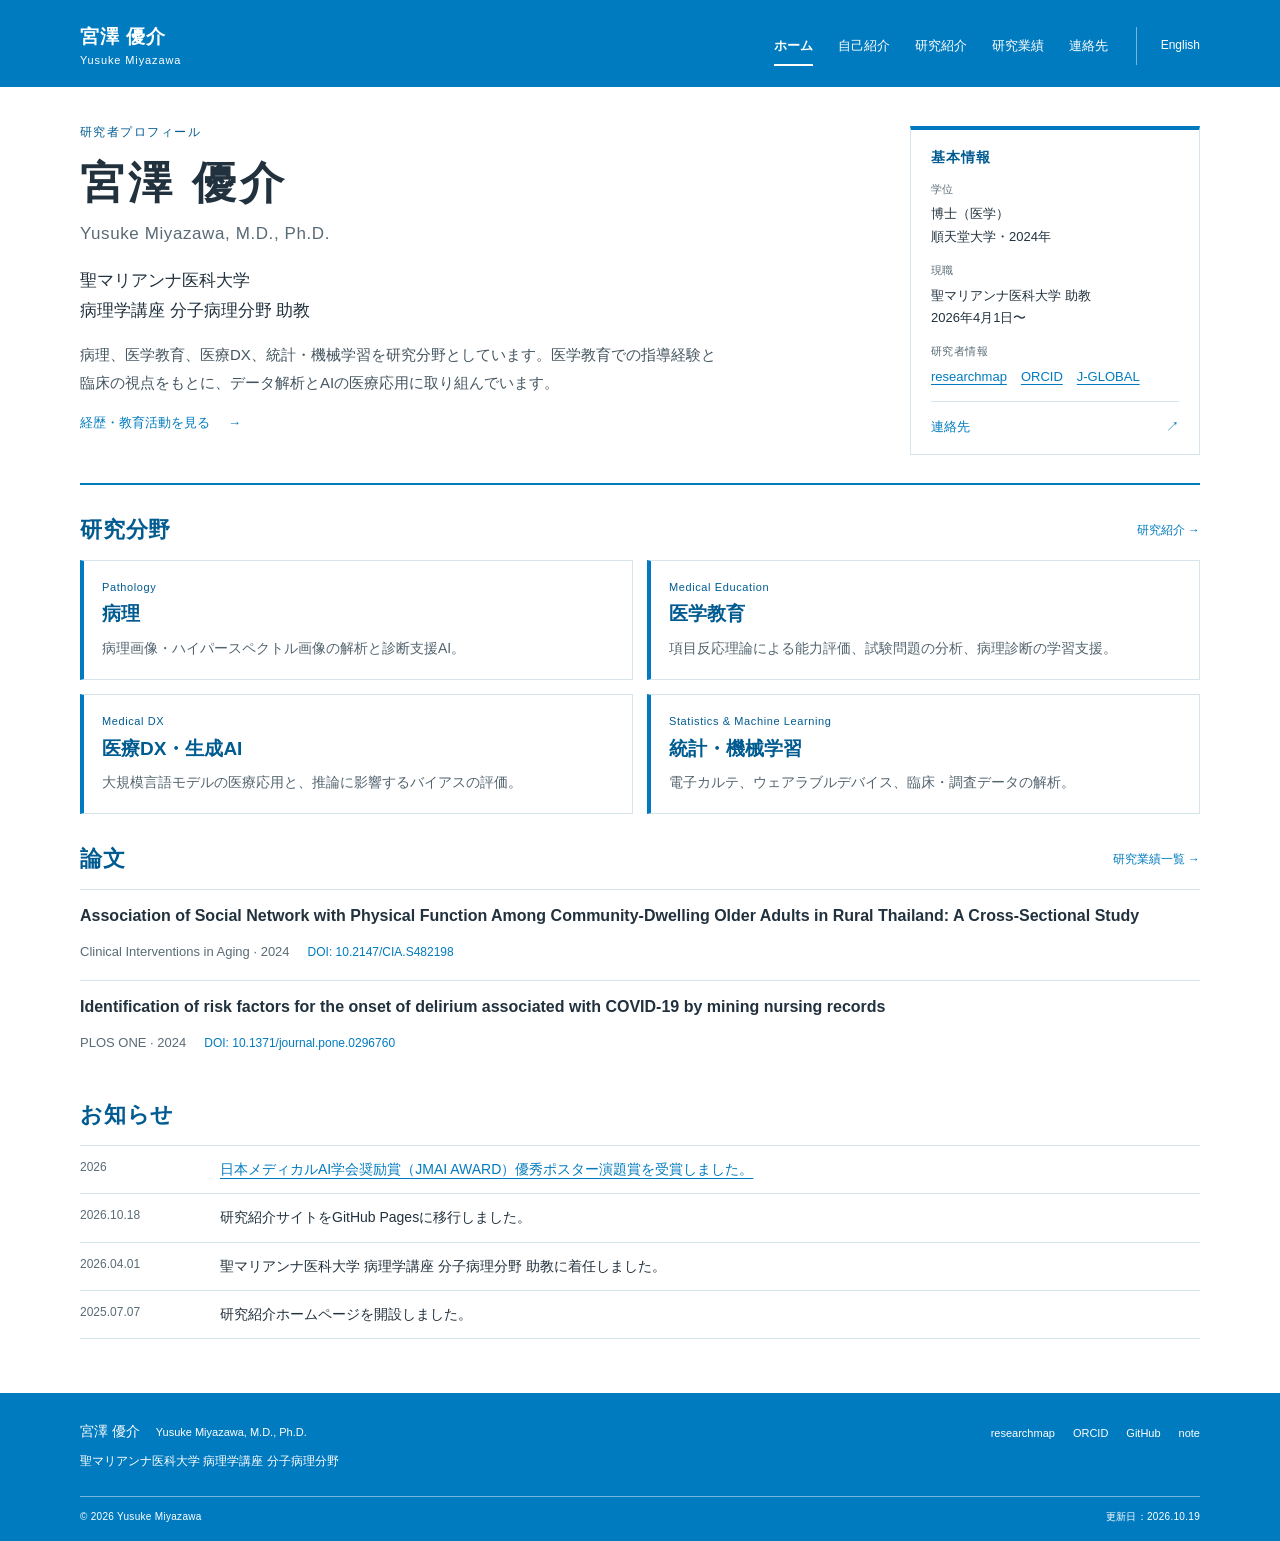
<file: index.html>
<!doctype html>
<html lang="ja"><head><meta charset="utf-8"><meta name="viewport" content="width=device-width, initial-scale=1"><title>宮澤 優介｜研究紹介</title><meta name="description" content="宮澤優介の研究紹介。聖マリアンナ医科大学 病理学講座 分子病理分野 助教。病理、医学教育、医療DX、統計・機械学習に関する研究と業績を掲載しています。"><meta name="color-scheme" content="light"><link rel="canonical" href="https://miyazawa-yusuke-md.github.io/"><link rel="icon" href="assets/favicon.svg" type="image/svg+xml"><link rel="stylesheet" href="assets/style.css"><link rel="stylesheet" href="assets/custom.css"><meta property="og:type" content="website"><meta property="og:title" content="宮澤 優介｜研究紹介"><meta property="og:description" content="宮澤優介の研究紹介。病理、医学教育、医療DX、統計・機械学習に関する研究と業績。"><meta property="og:url" content="https://miyazawa-yusuke-md.github.io/"></head>
<body><a class="skip-link" href="#main">本文へ移動</a><header class="site-header"><div class="header-inner"><a class="site-name" href="index.html"><span>宮澤 優介</span><span class="site-name-en" lang="en">Yusuke Miyazawa</span></a><div class="header-nav"><nav aria-label="メインナビゲーション"><a href="index.html" aria-current="page">ホーム</a><a href="profile.html">自己紹介</a><a href="research.html">研究紹介</a><a href="publications.html">研究業績</a><a href="contact.html">連絡先</a></nav><span class="language-link"><a href="en.html">English</a></span></div></div></header>
<main id="main" class="site-main home-main" tabindex="-1"><div class="single-layout"><div class="page-content"><section class="profile-header" aria-labelledby="profile-name"><div class="profile-intro"><p class="eyebrow">研究者プロフィール</p><h1 id="profile-name">宮澤 優介</h1><p class="name-en" lang="en">Yusuke Miyazawa, M.D., Ph.D.</p><p class="affiliation">聖マリアンナ医科大学<br>病理学講座 分子病理分野 助教</p><p class="intro-text">病理、医学教育、医療DX、統計・機械学習を研究分野としています。医学教育での指導経験と臨床の視点をもとに、データ解析とAIの医療応用に取り組んでいます。</p><a class="text-link" href="profile.html">経歴・教育活動を見る <span aria-hidden="true">→</span></a></div><aside class="profile-summary" aria-label="基本情報"><h2>基本情報</h2><dl><div><dt>学位</dt><dd>博士（医学）<br>順天堂大学・2024年</dd></div><div><dt>現職</dt><dd>聖マリアンナ医科大学 助教<br>2026年4月1日〜</dd></div><div><dt>研究者情報</dt><dd class="inline-links"><a href="https://researchmap.jp/miyazawa-yu">researchmap</a> <a href="https://orcid.org/0009-0006-2966-3360">ORCID</a> <a href="https://jglobal.jst.go.jp/detail?JGLOBAL_ID=202401015821553493">J-GLOBAL</a></dd></div></dl><a class="summary-contact" href="contact.html">連絡先 <span aria-hidden="true">↗</span></a></aside></section>
<section class="home-section" aria-labelledby="fields"><div class="section-heading"><h2 id="fields">研究分野</h2><a href="research.html">研究紹介 <span aria-hidden="true">→</span></a></div><div class="research-grid"><a class="research-item" href="research-pathology.html"><span class="field-label" lang="en">Pathology</span><h3>病理</h3><p>病理画像・ハイパースペクトル画像の解析と診断支援AI。</p></a><a class="research-item" href="research-education.html"><span class="field-label" lang="en">Medical Education</span><h3>医学教育</h3><p>項目反応理論による能力評価、試験問題の分析、病理診断の学習支援。</p></a><a class="research-item" href="research-medical-dx.html"><span class="field-label" lang="en">Medical DX</span><h3>医療DX・生成AI</h3><p>大規模言語モデルの医療応用と、推論に影響するバイアスの評価。</p></a><a class="research-item" href="research-data-science.html"><span class="field-label" lang="en">Statistics &amp; Machine Learning</span><h3>統計・機械学習</h3><p>電子カルテ、ウェアラブルデバイス、臨床・調査データの解析。</p></a></div></section>
<section class="home-section" aria-labelledby="papers"><div class="section-heading"><h2 id="papers">論文</h2><a href="publications.html">研究業績一覧 <span aria-hidden="true">→</span></a></div><article class="publication compact"><h3><a href="https://doi.org/10.2147/CIA.S482198">Association of Social Network with Physical Function Among Community-Dwelling Older Adults in Rural Thailand: A Cross-Sectional Study</a></h3><p class="publication-meta"><cite>Clinical Interventions in Aging</cite> · 2024</p><p class="doi"><a href="https://doi.org/10.2147/CIA.S482198">DOI: 10.2147/CIA.S482198</a></p></article><article class="publication compact"><h3><a href="https://doi.org/10.1371/journal.pone.0296760">Identification of risk factors for the onset of delirium associated with COVID-19 by mining nursing records</a></h3><p class="publication-meta"><cite>PLOS ONE</cite> · 2024</p><p class="doi"><a href="https://doi.org/10.1371/journal.pone.0296760">DOI: 10.1371/journal.pone.0296760</a></p></article></section>
<section class="home-section" aria-labelledby="news"><div class="section-heading"><h2 id="news">お知らせ</h2></div><dl class="news-list"><div><dt>2026</dt><dd><a href="publications.html#awards">日本メディカルAI学会奨励賞（JMAI AWARD）優秀ポスター演題賞を受賞しました。</a></dd></div><div><dt><time datetime="2026-10-18">2026.10.18</time></dt><dd>研究紹介サイトをGitHub Pagesに移行しました。</dd></div><div><dt><time datetime="2026-04-01">2026.04.01</time></dt><dd>聖マリアンナ医科大学 病理学講座 分子病理分野 助教に着任しました。</dd></div><div><dt><time datetime="2025-07-07">2025.07.07</time></dt><dd>研究紹介ホームページを開設しました。</dd></div></dl></section></div></div></main>
<footer class="site-footer"><div class="footer-inner"><div><p class="footer-name">宮澤 優介 <span lang="en">Yusuke Miyazawa, M.D., Ph.D.</span></p><p>聖マリアンナ医科大学 病理学講座 分子病理分野</p></div><div class="footer-links"><a href="https://researchmap.jp/miyazawa-yu">researchmap</a> <a href="https://orcid.org/0009-0006-2966-3360">ORCID</a> <a href="https://github.com/miyazawa-yusuke-md">GitHub</a> <a href="https://note.com/dr_sakura">note</a></div></div><div class="footer-bottom"><span>© 2026 Yusuke Miyazawa</span><span>更新日：2026.10.19</span></div></footer></body></html>
</file>
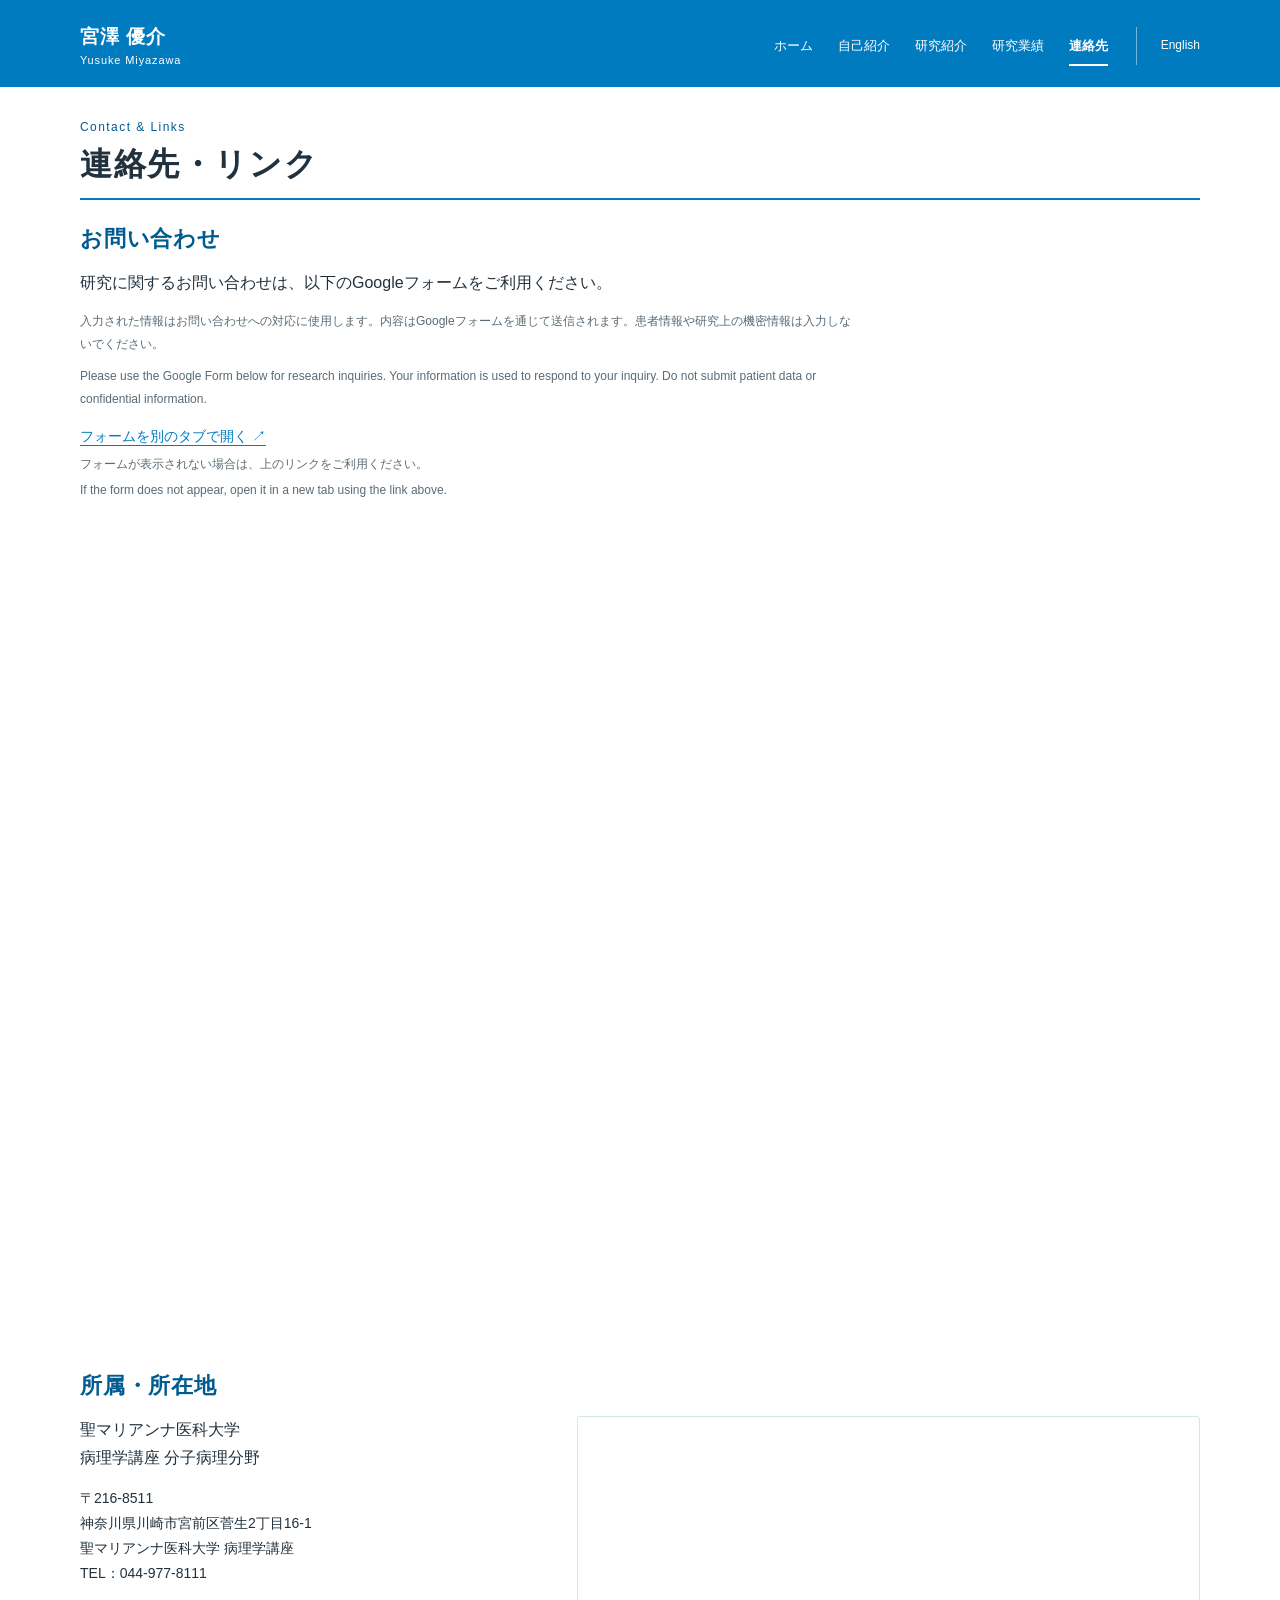
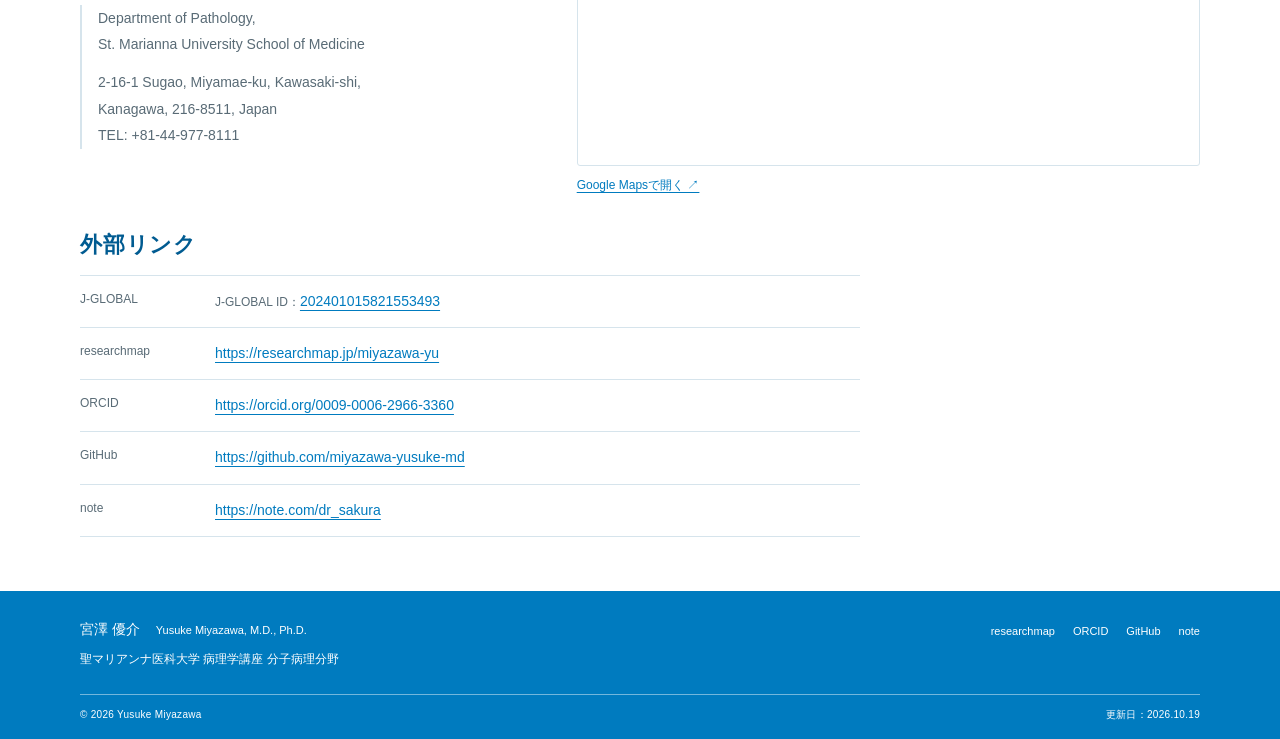
<file: contact.html>
<!doctype html>
<html lang="ja">
<head>
<meta charset="utf-8">
<meta name="viewport" content="width=device-width, initial-scale=1">
<title>連絡先・リンク｜宮澤 優介</title>
<meta name="description" content="宮澤優介の研究紹介。聖マリアンナ医科大学 病理学講座 分子病理分野 助教。病理、医学教育、医療DX、統計・機械学習に関する研究と業績を掲載しています。">
<meta name="color-scheme" content="light">
<link rel="canonical" href="https://miyazawa-yusuke-md.github.io/contact.html">
<link rel="icon" href="assets/favicon.svg" type="image/svg+xml">
<link rel="stylesheet" href="assets/style.css">
<link rel="stylesheet" href="assets/custom.css">
<meta property="og:type" content="website">
<meta property="og:title" content="連絡先・リンク｜宮澤 優介">
<meta property="og:description" content="宮澤優介の研究紹介。聖マリアンナ医科大学 病理学講座 分子病理分野 助教。病理、医学教育、医療DX、統計・機械学習に関する研究と業績を掲載しています。">
<meta property="og:url" content="https://miyazawa-yusuke-md.github.io/contact.html">
</head>
<body>
<a class="skip-link" href="#main">本文へ移動</a>
<header class="site-header">
  <div class="header-inner">
    <a class="site-name" href="index.html"><span>宮澤 優介</span><span class="site-name-en" lang="en">Yusuke Miyazawa</span></a>
    <div class="header-nav"><nav aria-label="メインナビゲーション"><a href="index.html">ホーム</a><a href="profile.html">自己紹介</a><a href="research.html">研究紹介</a><a href="publications.html">研究業績</a><a href="contact.html" aria-current="page">連絡先</a></nav><span class="language-link"><a href="en.html">English</a></span></div>
  </div>
</header>
<main id="main" class="site-main" tabindex="-1"><header class="page-heading"><p class="eyebrow">Contact &amp; Links</p><h1>連絡先・リンク</h1></header><div class="contact-layout"><section class="contact-form-section" aria-labelledby="email">
<h2 id="email">お問い合わせ</h2>
<p>研究に関するお問い合わせは、以下のGoogleフォームをご利用ください。</p>
<div class="form-help" id="form-privacy">
<p>入力された情報はお問い合わせへの対応に使用します。内容はGoogleフォームを通じて送信されます。患者情報や研究上の機密情報は入力しないでください。</p>
<p lang="en">Please use the Google Form below for research inquiries. Your information is used to respond to your inquiry. Do not submit patient data or confidential information.</p>
</div>
<p class="google-form-fallback"><a href="https://forms.gle/Y7PeHk13LW1z4hx26" target="_blank" rel="noopener noreferrer">フォームを別のタブで開く ↗</a><br><span class="form-help">フォームが表示されない場合は、上のリンクをご利用ください。<br><span lang="en">If the form does not appear, open it in a new tab using the link above.</span></span></p>
<div class="google-form-embed">
<iframe id="google-contact-form" class="google-form-frame" src="https://docs.google.com/forms/d/e/1FAIpQLSfYK22ShtWZmf-s1qZ6FoNZEQzWFMW9z7tDWXVVOZFvsoK9yA/viewform?embedded=true" title="お問い合わせ用Googleフォーム / Research inquiry form" width="100%" height="820" loading="eager" referrerpolicy="strict-origin-when-cross-origin" aria-describedby="form-privacy">読み込んでいます… / Loading…</iframe>
</div>
<noscript><p class="form-help">Googleフォームの利用にはJavaScriptが必要です。 / Google Forms requires JavaScript.</p></noscript>
</section><section aria-labelledby="address"><h2 id="address">所属・所在地</h2><div class="location-grid"><div><p>聖マリアンナ医科大学<br>病理学講座 分子病理分野</p><address>〒216-8511<br>神奈川県川崎市宮前区菅生2丁目16-1<br>聖マリアンナ医科大学 病理学講座<br>TEL：044-977-8111</address><div class="english-address" lang="en"><p>Department of Pathology,<br>St. Marianna University School of Medicine</p><p>2-16-1 Sugao, Miyamae-ku, Kawasaki-shi,<br>Kanagawa, 216-8511, Japan<br>TEL: +81-44-977-8111</p></div></div><div class="map-panel"><iframe title="聖マリアンナ医科大学の所在地 / Location of St. Marianna University School of Medicine" src="https://www.google.com/maps?q=%E8%81%96%E3%83%9E%E3%83%AA%E3%82%A2%E3%83%B3%E3%83%8A%E5%8C%BB%E7%A7%91%E5%A4%A7%E5%AD%A6+%E7%A5%9E%E5%A5%88%E5%B7%9D%E7%9C%8C%E5%B7%9D%E5%B4%8E%E5%B8%82%E5%AE%AE%E5%89%8D%E5%8C%BA%E8%8F%85%E7%94%9F2%E4%B8%81%E7%9B%AE16-1&amp;output=embed" loading="lazy" referrerpolicy="no-referrer-when-downgrade" allowfullscreen></iframe><p class="map-caption"><a href="https://www.google.com/maps/search/?api=1&amp;query=%E8%81%96%E3%83%9E%E3%83%AA%E3%82%A2%E3%83%B3%E3%83%8A%E5%8C%BB%E7%A7%91%E5%A4%A7%E5%AD%A6%20%E7%A5%9E%E5%A5%88%E5%B7%9D%E7%9C%8C%E5%B7%9D%E5%B4%8E%E5%B8%82%E5%AE%AE%E5%89%8D%E5%8C%BA%E8%8F%85%E7%94%9F2%E4%B8%81%E7%9B%AE16-1" target="_blank" rel="noopener noreferrer">Google Mapsで開く ↗</a></p></div></div></section><section aria-labelledby="links"><h2 id="links">外部リンク</h2><dl class="link-list"><div><dt>J-GLOBAL</dt><dd><span class="id-label">J-GLOBAL ID：</span><a href="https://jglobal.jst.go.jp/detail?JGLOBAL_ID=202401015821553493">202401015821553493</a></dd></div><div><dt>researchmap</dt><dd><a href="https://researchmap.jp/miyazawa-yu">https://researchmap.jp/miyazawa-yu</a></dd></div><div><dt>ORCID</dt><dd><a href="https://orcid.org/0009-0006-2966-3360">https://orcid.org/0009-0006-2966-3360</a></dd></div><div><dt>GitHub</dt><dd><a href="https://github.com/miyazawa-yusuke-md">https://github.com/miyazawa-yusuke-md</a></dd></div><div><dt>note</dt><dd><a href="https://note.com/dr_sakura">https://note.com/dr_sakura</a></dd></div></dl></section></div></main>
<footer class="site-footer"><div class="footer-inner"><div><p class="footer-name">宮澤 優介 <span lang="en">Yusuke Miyazawa, M.D., Ph.D.</span></p><p>聖マリアンナ医科大学 病理学講座 分子病理分野</p></div><div class="footer-links"><a href="https://researchmap.jp/miyazawa-yu">researchmap</a> <a href="https://orcid.org/0009-0006-2966-3360">ORCID</a> <a href="https://github.com/miyazawa-yusuke-md">GitHub</a> <a href="https://note.com/dr_sakura">note</a></div></div><div class="footer-bottom"><span>© 2026 Yusuke Miyazawa</span><span>更新日：2026.10.19</span></div></footer>
</body>
</html>
</file>
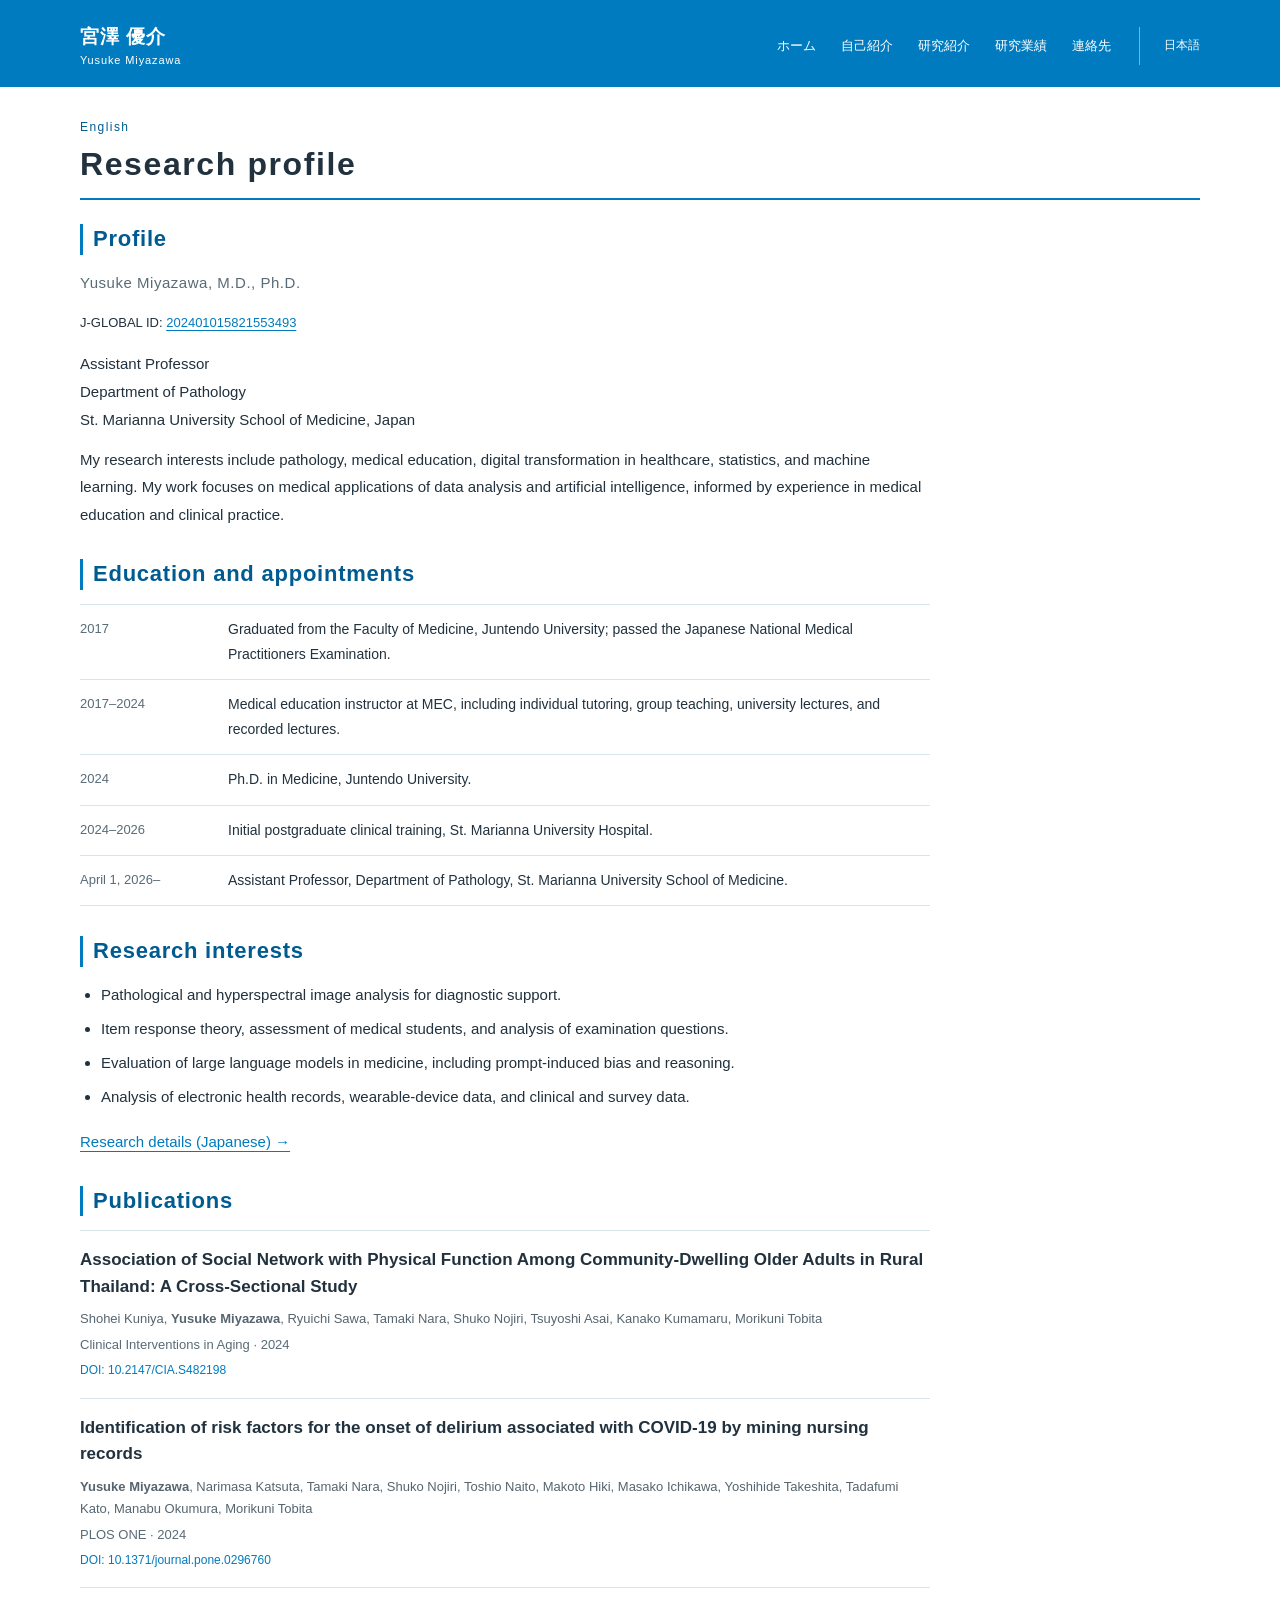
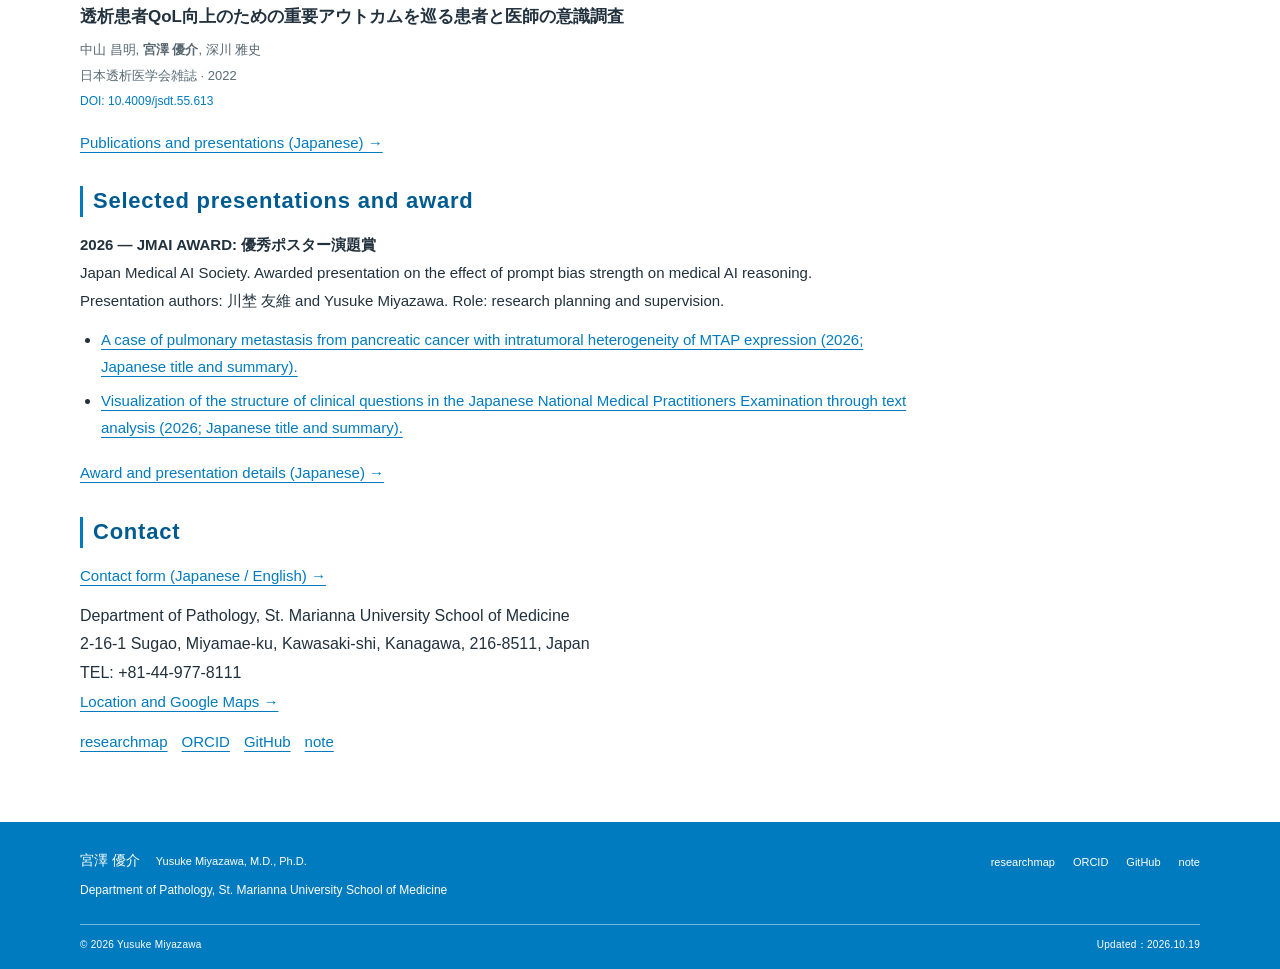
<file: en.html>
<!doctype html>
<html lang="en">
<head>
<meta charset="utf-8">
<meta name="viewport" content="width=device-width, initial-scale=1">
<title>Yusuke Miyazawa, M.D., Ph.D. | Research profile</title>
<meta name="description" content="Research profile of Yusuke Miyazawa, M.D., Ph.D., Assistant Professor at St. Marianna University School of Medicine.">
<meta name="color-scheme" content="light">
<link rel="canonical" href="https://miyazawa-yusuke-md.github.io/en.html">
<link rel="icon" href="assets/favicon.svg" type="image/svg+xml">
<link rel="stylesheet" href="assets/style.css">
<link rel="stylesheet" href="assets/custom.css">
<meta property="og:type" content="website">
<meta property="og:title" content="Yusuke Miyazawa, M.D., Ph.D. | Research profile">
<meta property="og:description" content="Research profile of Yusuke Miyazawa, M.D., Ph.D., Assistant Professor at St. Marianna University School of Medicine.">
<meta property="og:url" content="https://miyazawa-yusuke-md.github.io/en.html">
</head>
<body>
<a class="skip-link" href="#main">Skip to content</a>
<header class="site-header">
  <div class="header-inner">
    <a class="site-name" href="index.html"><span>宮澤 優介</span><span class="site-name-en" lang="en">Yusuke Miyazawa</span></a>
    <div class="header-nav"><nav aria-label="メインナビゲーション"><a href="index.html">ホーム</a><a href="profile.html">自己紹介</a><a href="research.html">研究紹介</a><a href="publications.html">研究業績</a><a href="contact.html">連絡先</a></nav><span class="language-link"><a href="index.html">日本語</a></span></div>
  </div>
</header>
<main id="main" class="site-main" tabindex="-1">
<header class="page-heading"><p class="eyebrow">English</p><h1>Research profile</h1></header>
<div class="single-layout"><div class="page-content"><section><h2>Profile</h2><p class="name-en">Yusuke Miyazawa, M.D., Ph.D.</p><p class="researcher-id">J-GLOBAL ID: <a href="https://jglobal.jst.go.jp/detail?JGLOBAL_ID=202401015821553493">202401015821553493</a></p><p>Assistant Professor<br>Department of Pathology<br>St. Marianna University School of Medicine, Japan</p><p>My research interests include pathology, medical education, digital transformation in healthcare, statistics, and machine learning. My work focuses on medical applications of data analysis and artificial intelligence, informed by experience in medical education and clinical practice.</p></section><section><h2>Education and appointments</h2><dl class="timeline"><div><dt>2017</dt><dd>Graduated from the Faculty of Medicine, Juntendo University; passed the Japanese National Medical Practitioners Examination.</dd></div><div><dt>2017–2024</dt><dd>Medical education instructor at MEC, including individual tutoring, group teaching, university lectures, and recorded lectures.</dd></div><div><dt>2024</dt><dd>Ph.D. in Medicine, Juntendo University.</dd></div><div><dt>2024–2026</dt><dd>Initial postgraduate clinical training, St. Marianna University Hospital.</dd></div><div><dt>April 1, 2026–</dt><dd>Assistant Professor, Department of Pathology, St. Marianna University School of Medicine.</dd></div></dl></section><section><h2>Research interests</h2><ul class="topic-list"><li>Pathological and hyperspectral image analysis for diagnostic support.</li><li>Item response theory, assessment of medical students, and analysis of examination questions.</li><li>Evaluation of large language models in medicine, including prompt-induced bias and reasoning.</li><li>Analysis of electronic health records, wearable-device data, and clinical and survey data.</li></ul><p><a href="research.html">Research details (Japanese) →</a></p></section><section><h2>Publications</h2><article class="publication"><h3><a href="https://doi.org/10.2147/CIA.S482198">Association of Social Network with Physical Function Among Community-Dwelling Older Adults in Rural Thailand: A Cross-Sectional Study</a></h3><p class="authors">Shohei Kuniya, <strong>Yusuke Miyazawa</strong>, Ryuichi Sawa, Tamaki Nara, Shuko Nojiri, Tsuyoshi Asai, Kanako Kumamaru, Morikuni Tobita</p><p class="publication-meta"><cite>Clinical Interventions in Aging</cite> · 2024</p><p class="doi"><a href="https://doi.org/10.2147/CIA.S482198">DOI: 10.2147/CIA.S482198</a></p></article><article class="publication"><h3><a href="https://doi.org/10.1371/journal.pone.0296760">Identification of risk factors for the onset of delirium associated with COVID-19 by mining nursing records</a></h3><p class="authors"><strong>Yusuke Miyazawa</strong>, Narimasa Katsuta, Tamaki Nara, Shuko Nojiri, Toshio Naito, Makoto Hiki, Masako Ichikawa, Yoshihide Takeshita, Tadafumi Kato, Manabu Okumura, Morikuni Tobita</p><p class="publication-meta"><cite>PLOS ONE</cite> · 2024</p><p class="doi"><a href="https://doi.org/10.1371/journal.pone.0296760">DOI: 10.1371/journal.pone.0296760</a></p></article><article class="publication"><h3><a href="https://doi.org/10.4009/jsdt.55.613">透析患者QoL向上のための重要アウトカムを巡る患者と医師の意識調査</a></h3><p class="authors">中山 昌明, <strong>宮澤 優介</strong>, 深川 雅史</p><p class="publication-meta"><cite>日本透析医学会雑誌</cite> · 2022</p><p class="doi"><a href="https://doi.org/10.4009/jsdt.55.613">DOI: 10.4009/jsdt.55.613</a></p></article><p><a href="publications.html">Publications and presentations (Japanese) →</a></p></section><section><h2>Selected presentations and award</h2><p><strong>2026 — JMAI AWARD: 優秀ポスター演題賞</strong><br>Japan Medical AI Society. Awarded presentation on the effect of prompt bias strength on medical AI reasoning.<br>Presentation authors: 川埜 友維 and Yusuke Miyazawa. Role: research planning and supervision.</p><ul class="topic-list"><li><a href="publications.html#pdac-mtap-2026">A case of pulmonary metastasis from pancreatic cancer with intratumoral heterogeneity of MTAP expression (2026; Japanese title and summary).</a></li><li><a href="publications.html#exam-structure-2026">Visualization of the structure of clinical questions in the Japanese National Medical Practitioners Examination through text analysis (2026; Japanese title and summary).</a></li></ul><p><a href="publications.html#awards">Award and presentation details (Japanese) →</a></p></section><section><h2>Contact</h2><p><a href="contact.html#email">Contact form (Japanese / English) →</a></p><address>Department of Pathology, St. Marianna University School of Medicine<br>2-16-1 Sugao, Miyamae-ku, Kawasaki-shi, Kanagawa, 216-8511, Japan<br>TEL: +81-44-977-8111</address><p><a href="contact.html#address">Location and Google Maps →</a></p><p class="inline-links"><a href="https://researchmap.jp/miyazawa-yu">researchmap</a> <a href="https://orcid.org/0009-0006-2966-3360">ORCID</a> <a href="https://github.com/miyazawa-yusuke-md">GitHub</a> <a href="https://note.com/dr_sakura">note</a></p></section></div></div>
</main>
<footer class="site-footer"><div class="footer-inner"><div><p class="footer-name">宮澤 優介 <span lang="en">Yusuke Miyazawa, M.D., Ph.D.</span></p><p>Department of Pathology, St. Marianna University School of Medicine</p></div><div class="footer-links"><a href="https://researchmap.jp/miyazawa-yu">researchmap</a> <a href="https://orcid.org/0009-0006-2966-3360">ORCID</a> <a href="https://github.com/miyazawa-yusuke-md">GitHub</a> <a href="https://note.com/dr_sakura">note</a></div></div><div class="footer-bottom"><span>© 2026 Yusuke Miyazawa</span><span>Updated：2026.10.19</span></div></footer>
</body>
</html>
</file>
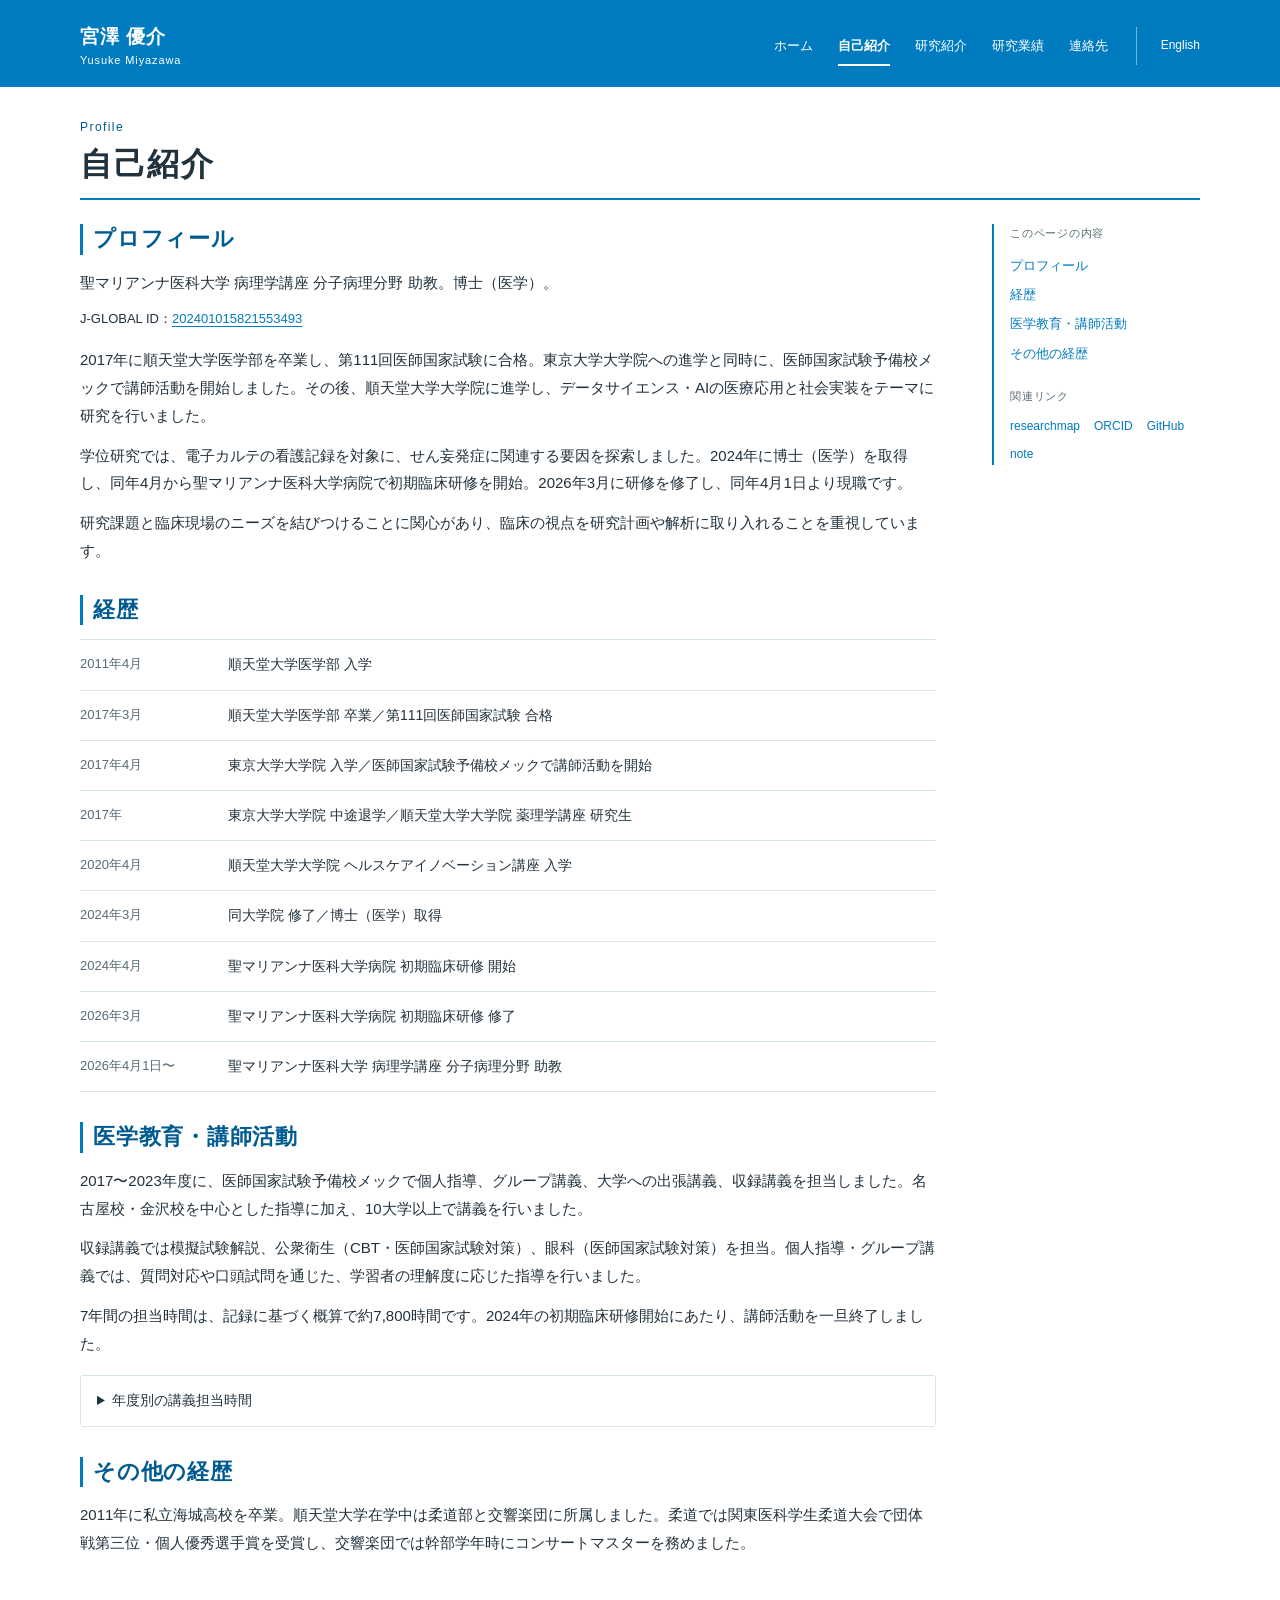
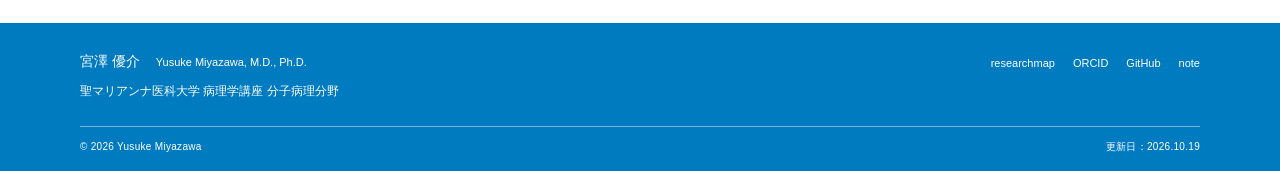
<file: profile.html>
<!doctype html>
<html lang="ja">
<head>
<meta charset="utf-8">
<meta name="viewport" content="width=device-width, initial-scale=1">
<title>自己紹介｜宮澤 優介</title>
<meta name="description" content="宮澤優介の研究紹介。聖マリアンナ医科大学 病理学講座 分子病理分野 助教。病理、医学教育、医療DX、統計・機械学習に関する研究と業績を掲載しています。">
<meta name="color-scheme" content="light">
<link rel="canonical" href="https://miyazawa-yusuke-md.github.io/profile.html">
<link rel="icon" href="assets/favicon.svg" type="image/svg+xml">
<link rel="stylesheet" href="assets/style.css">
<link rel="stylesheet" href="assets/custom.css">
<meta property="og:type" content="website">
<meta property="og:title" content="自己紹介｜宮澤 優介">
<meta property="og:description" content="宮澤優介の研究紹介。聖マリアンナ医科大学 病理学講座 分子病理分野 助教。病理、医学教育、医療DX、統計・機械学習に関する研究と業績を掲載しています。">
<meta property="og:url" content="https://miyazawa-yusuke-md.github.io/profile.html">
</head>
<body>
<a class="skip-link" href="#main">本文へ移動</a>
<header class="site-header">
  <div class="header-inner">
    <a class="site-name" href="index.html"><span>宮澤 優介</span><span class="site-name-en" lang="en">Yusuke Miyazawa</span></a>
    <div class="header-nav"><nav aria-label="メインナビゲーション"><a href="index.html">ホーム</a><a href="profile.html" aria-current="page">自己紹介</a><a href="research.html">研究紹介</a><a href="publications.html">研究業績</a><a href="contact.html">連絡先</a></nav><span class="language-link"><a href="en.html">English</a></span></div>
  </div>
</header>
<main id="main" class="site-main" tabindex="-1">
<header class="page-heading"><p class="eyebrow">Profile</p><h1>自己紹介</h1></header>
<div class="page-layout"><div class="page-content"><section aria-labelledby="overview"><h2 id="overview">プロフィール</h2><p>聖マリアンナ医科大学 病理学講座 分子病理分野 助教。博士（医学）。</p><p class="researcher-id">J-GLOBAL ID：<a href="https://jglobal.jst.go.jp/detail?JGLOBAL_ID=202401015821553493">202401015821553493</a></p><p>2017年に順天堂大学医学部を卒業し、第111回医師国家試験に合格。東京大学大学院への進学と同時に、医師国家試験予備校メックで講師活動を開始しました。その後、順天堂大学大学院に進学し、データサイエンス・AIの医療応用と社会実装をテーマに研究を行いました。</p><p>学位研究では、電子カルテの看護記録を対象に、せん妄発症に関連する要因を探索しました。2024年に博士（医学）を取得し、同年4月から聖マリアンナ医科大学病院で初期臨床研修を開始。2026年3月に研修を修了し、同年4月1日より現職です。</p><p>研究課題と臨床現場のニーズを結びつけることに関心があり、臨床の視点を研究計画や解析に取り入れることを重視しています。</p></section>
<section aria-labelledby="career"><h2 id="career">経歴</h2><dl class="timeline"><div><dt>2011年4月</dt><dd>順天堂大学医学部 入学</dd></div><div><dt>2017年3月</dt><dd>順天堂大学医学部 卒業／第111回医師国家試験 合格</dd></div><div><dt>2017年4月</dt><dd>東京大学大学院 入学／医師国家試験予備校メックで講師活動を開始</dd></div><div><dt>2017年</dt><dd>東京大学大学院 中途退学／順天堂大学大学院 薬理学講座 研究生</dd></div><div><dt>2020年4月</dt><dd>順天堂大学大学院 ヘルスケアイノベーション講座 入学</dd></div><div><dt>2024年3月</dt><dd>同大学院 修了／博士（医学）取得</dd></div><div><dt>2024年4月</dt><dd>聖マリアンナ医科大学病院 初期臨床研修 開始</dd></div><div><dt>2026年3月</dt><dd>聖マリアンナ医科大学病院 初期臨床研修 修了</dd></div><div><dt>2026年4月1日〜</dt><dd>聖マリアンナ医科大学 病理学講座 分子病理分野 助教</dd></div></dl></section>
<section aria-labelledby="teaching"><h2 id="teaching">医学教育・講師活動</h2><p>2017〜2023年度に、医師国家試験予備校メックで個人指導、グループ講義、大学への出張講義、収録講義を担当しました。名古屋校・金沢校を中心とした指導に加え、10大学以上で講義を行いました。</p><p>収録講義では模擬試験解説、公衆衛生（CBT・医師国家試験対策）、眼科（医師国家試験対策）を担当。個人指導・グループ講義では、質問対応や口頭試問を通じた、学習者の理解度に応じた指導を行いました。</p><p>7年間の担当時間は、記録に基づく概算で約7,800時間です。2024年の初期臨床研修開始にあたり、講師活動を一旦終了しました。</p>
<details class="detail-block"><summary>年度別の講義担当時間</summary><div class="table-wrap" tabindex="0" role="region" aria-label="講義担当時間の表（横スクロール可能）"><table><caption>講義記録に基づく概算（単位：時間）</caption><thead><tr><th scope="col">年度</th><th scope="col">合計</th><th scope="col">個人</th><th scope="col">グループ</th><th scope="col">大学</th><th scope="col">収録</th></tr></thead><tbody><tr><th scope="row">2017</th><td>190</td><td>190</td><td>—</td><td>—</td><td>—</td></tr><tr><th scope="row">2018</th><td>1,074</td><td>880</td><td>176</td><td>18</td><td>—</td></tr><tr><th scope="row">2019</th><td>1,206.5</td><td>1,049</td><td>75</td><td>43.5</td><td>39</td></tr><tr><th scope="row">2020</th><td>1,349</td><td>1,204</td><td>43.5</td><td>81.5</td><td>20</td></tr><tr><th scope="row">2021</th><td>1,418</td><td>1,174.5</td><td>93.5</td><td>147</td><td>3</td></tr><tr><th scope="row">2022</th><td>1,426.5</td><td>1,097</td><td>57</td><td>260.5</td><td>12</td></tr><tr><th scope="row">2023</th><td>1,147.5</td><td>708</td><td>53</td><td>359.5</td><td>27</td></tr></tbody><tfoot><tr><th scope="row">累計</th><td>7,811.5</td><td>6,302.5</td><td>498</td><td>910</td><td>101</td></tr></tfoot></table></div><p class="muted small">現存する講義記録から集計した概算です。「—」は講義記録の内訳に記載のない項目です。正確な担当時間と異なる可能性があります。</p></details></section>
<section aria-labelledby="background"><h2 id="background">その他の経歴</h2><p>2011年に私立海城高校を卒業。順天堂大学在学中は柔道部と交響楽団に所属しました。柔道では関東医科学生柔道大会で団体戦第三位・個人優秀選手賞を受賞し、交響楽団では幹部学年時にコンサートマスターを務めました。</p></section></div><aside class="page-nav" aria-label="このページの目次"><p class="aside-label">このページの内容</p><nav><a href="#overview">プロフィール</a><a href="#career">経歴</a><a href="#teaching">医学教育・講師活動</a><a href="#background">その他の経歴</a></nav><div class="aside-links"><p class="aside-label">関連リンク</p><a href="https://researchmap.jp/miyazawa-yu">researchmap</a> <a href="https://orcid.org/0009-0006-2966-3360">ORCID</a> <a href="https://github.com/miyazawa-yusuke-md">GitHub</a> <a href="https://note.com/dr_sakura">note</a></div></aside></div>
</main>
<footer class="site-footer"><div class="footer-inner"><div><p class="footer-name">宮澤 優介 <span lang="en">Yusuke Miyazawa, M.D., Ph.D.</span></p><p>聖マリアンナ医科大学 病理学講座 分子病理分野</p></div><div class="footer-links"><a href="https://researchmap.jp/miyazawa-yu">researchmap</a> <a href="https://orcid.org/0009-0006-2966-3360">ORCID</a> <a href="https://github.com/miyazawa-yusuke-md">GitHub</a> <a href="https://note.com/dr_sakura">note</a></div></div><div class="footer-bottom"><span>© 2026 Yusuke Miyazawa</span><span>更新日：2026.10.19</span></div></footer>
</body>
</html>
</file>
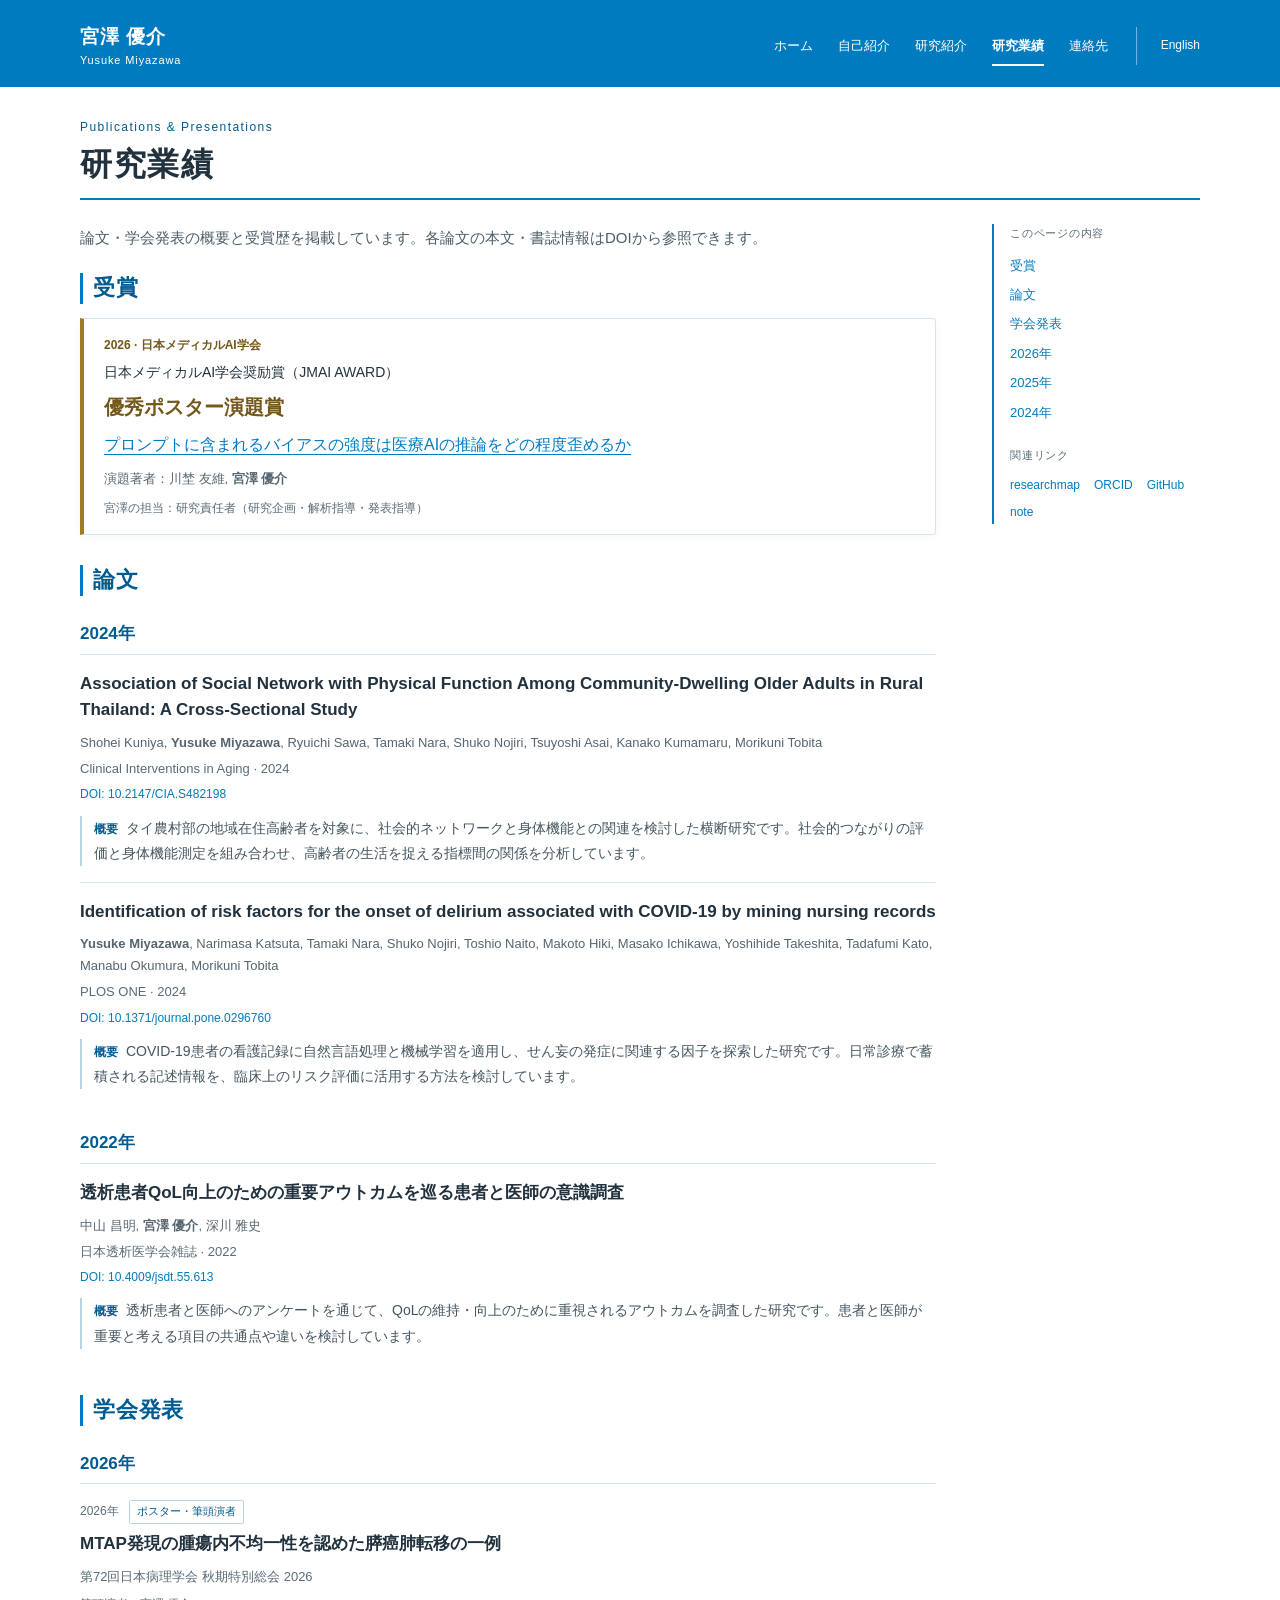
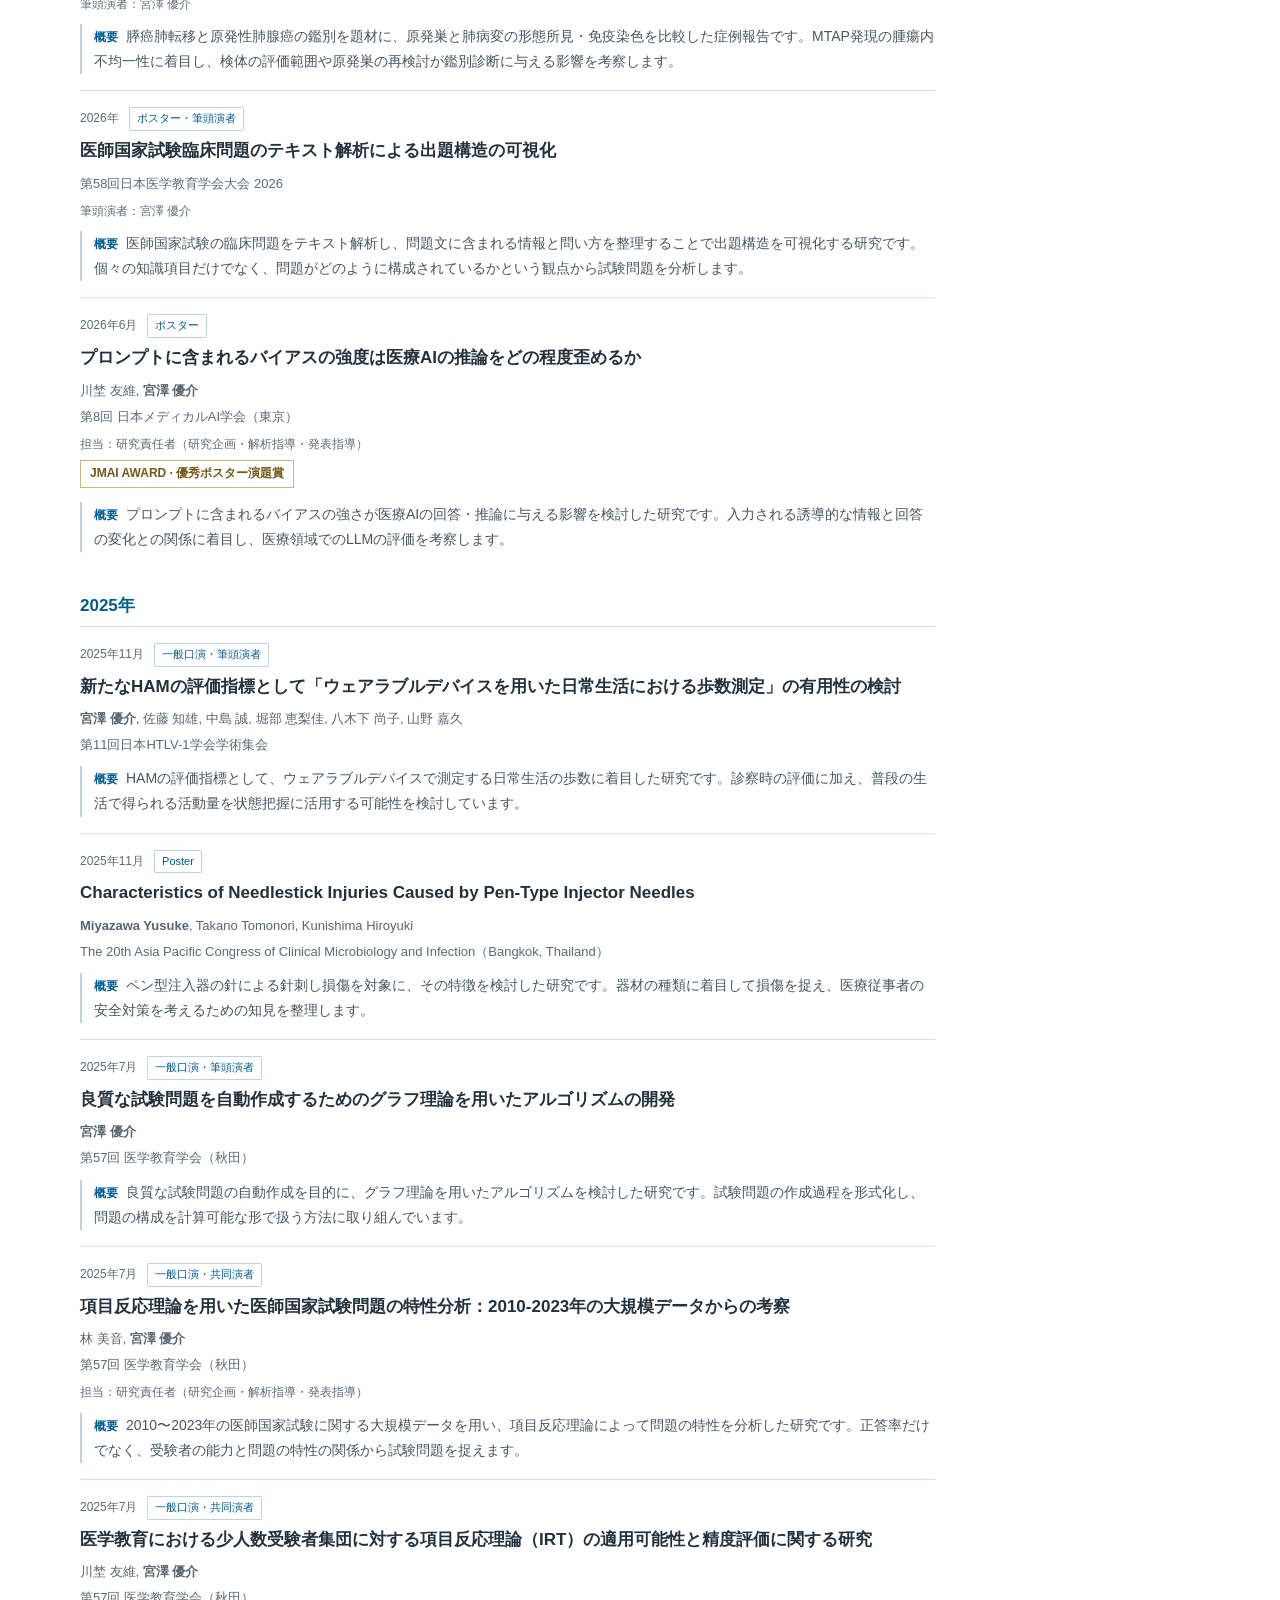
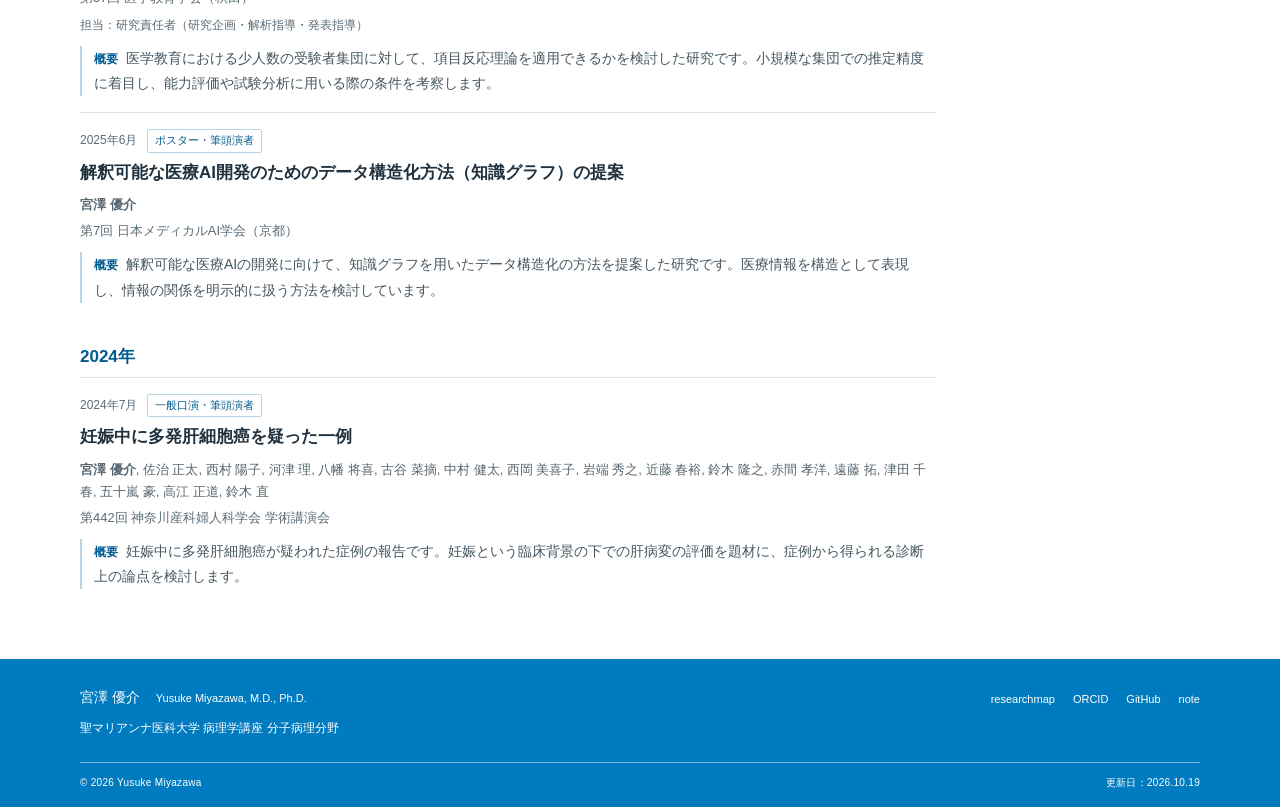
<file: publications.html>
<!doctype html>
<html lang="ja">
<head>
<meta charset="utf-8">
<meta name="viewport" content="width=device-width, initial-scale=1">
<title>研究業績｜宮澤 優介</title>
<meta name="description" content="宮澤優介の研究紹介。聖マリアンナ医科大学 病理学講座 分子病理分野 助教。病理、医学教育、医療DX、統計・機械学習に関する研究と業績を掲載しています。">
<meta name="color-scheme" content="light">
<link rel="canonical" href="https://miyazawa-yusuke-md.github.io/publications.html">
<link rel="icon" href="assets/favicon.svg" type="image/svg+xml">
<link rel="stylesheet" href="assets/style.css">
<link rel="stylesheet" href="assets/custom.css">
<meta property="og:type" content="website">
<meta property="og:title" content="研究業績｜宮澤 優介">
<meta property="og:description" content="宮澤優介の研究紹介。聖マリアンナ医科大学 病理学講座 分子病理分野 助教。病理、医学教育、医療DX、統計・機械学習に関する研究と業績を掲載しています。">
<meta property="og:url" content="https://miyazawa-yusuke-md.github.io/publications.html">
</head>
<body>
<a class="skip-link" href="#main">本文へ移動</a>
<header class="site-header">
  <div class="header-inner">
    <a class="site-name" href="index.html"><span>宮澤 優介</span><span class="site-name-en" lang="en">Yusuke Miyazawa</span></a>
    <div class="header-nav"><nav aria-label="メインナビゲーション"><a href="index.html">ホーム</a><a href="profile.html">自己紹介</a><a href="research.html">研究紹介</a><a href="publications.html" aria-current="page">研究業績</a><a href="contact.html">連絡先</a></nav><span class="language-link"><a href="en.html">English</a></span></div>
  </div>
</header>
<main id="main" class="site-main" tabindex="-1">
<header class="page-heading"><p class="eyebrow">Publications &amp; Presentations</p><h1>研究業績</h1></header>
<div class="page-layout"><div class="page-content"><p class="page-lead">論文・学会発表の概要と受賞歴を掲載しています。各論文の本文・書誌情報はDOIから参照できます。</p><section aria-labelledby="awards"><h2 id="awards">受賞</h2><article class="award-card"><p class="award-kicker">2026 · 日本メディカルAI学会</p><p>日本メディカルAI学会奨励賞（JMAI AWARD）</p><h3>優秀ポスター演題賞</h3><p><a href="#llm-bias-2026">プロンプトに含まれるバイアスの強度は医療AIの推論をどの程度歪めるか</a></p><p class="authors">演題著者：川埜 友維, <strong>宮澤 優介</strong></p><p class="role-note">宮澤の担当：研究責任者（研究企画・解析指導・発表指導）</p></article></section><section aria-labelledby="papers"><h2 id="papers">論文</h2><h3 class="year-heading">2024年</h3><article class="publication" id="social-network-2024"><h3><a href="https://doi.org/10.2147/CIA.S482198">Association of Social Network with Physical Function Among Community-Dwelling Older Adults in Rural Thailand: A Cross-Sectional Study</a></h3><p class="authors">Shohei Kuniya, <strong>Yusuke Miyazawa</strong>, Ryuichi Sawa, Tamaki Nara, Shuko Nojiri, Tsuyoshi Asai, Kanako Kumamaru, Morikuni Tobita</p><p class="publication-meta"><cite>Clinical Interventions in Aging</cite> · 2024</p><p class="doi"><a href="https://doi.org/10.2147/CIA.S482198">DOI: 10.2147/CIA.S482198</a></p><p class="work-summary"><strong>概要</strong>タイ農村部の地域在住高齢者を対象に、社会的ネットワークと身体機能との関連を検討した横断研究です。社会的つながりの評価と身体機能測定を組み合わせ、高齢者の生活を捉える指標間の関係を分析しています。</p></article><article class="publication" id="delirium-2024"><h3><a href="https://doi.org/10.1371/journal.pone.0296760">Identification of risk factors for the onset of delirium associated with COVID-19 by mining nursing records</a></h3><p class="authors"><strong>Yusuke Miyazawa</strong>, Narimasa Katsuta, Tamaki Nara, Shuko Nojiri, Toshio Naito, Makoto Hiki, Masako Ichikawa, Yoshihide Takeshita, Tadafumi Kato, Manabu Okumura, Morikuni Tobita</p><p class="publication-meta"><cite>PLOS ONE</cite> · 2024</p><p class="doi"><a href="https://doi.org/10.1371/journal.pone.0296760">DOI: 10.1371/journal.pone.0296760</a></p><p class="work-summary"><strong>概要</strong>COVID-19患者の看護記録に自然言語処理と機械学習を適用し、せん妄の発症に関連する因子を探索した研究です。日常診療で蓄積される記述情報を、臨床上のリスク評価に活用する方法を検討しています。</p></article><h3 class="year-heading">2022年</h3><article class="publication" id="dialysis-qol-2022"><h3><a href="https://doi.org/10.4009/jsdt.55.613">透析患者QoL向上のための重要アウトカムを巡る患者と医師の意識調査</a></h3><p class="authors">中山 昌明, <strong>宮澤 優介</strong>, 深川 雅史</p><p class="publication-meta"><cite>日本透析医学会雑誌</cite> · 2022</p><p class="doi"><a href="https://doi.org/10.4009/jsdt.55.613">DOI: 10.4009/jsdt.55.613</a></p><p class="work-summary"><strong>概要</strong>透析患者と医師へのアンケートを通じて、QoLの維持・向上のために重視されるアウトカムを調査した研究です。患者と医師が重要と考える項目の共通点や違いを検討しています。</p></article></section><section aria-labelledby="presentations"><h2 id="presentations">学会発表</h2><h3 class="year-heading" id="talks-2026">2026年</h3><article class="publication presentation" id="pdac-mtap-2026"><p class="presentation-date">2026年 <span class="format-label">ポスター・筆頭演者</span></p><h4>MTAP発現の腫瘍内不均一性を認めた膵癌肺転移の一例</h4><p class="publication-meta">第72回日本病理学会 秋期特別総会 2026</p><p class="role-note">筆頭演者：宮澤 優介</p><p class="work-summary"><strong>概要</strong>膵癌肺転移と原発性肺腺癌の鑑別を題材に、原発巣と肺病変の形態所見・免疫染色を比較した症例報告です。MTAP発現の腫瘍内不均一性に着目し、検体の評価範囲や原発巣の再検討が鑑別診断に与える影響を考察します。</p></article><article class="publication presentation" id="exam-structure-2026"><p class="presentation-date">2026年 <span class="format-label">ポスター・筆頭演者</span></p><h4>医師国家試験臨床問題のテキスト解析による出題構造の可視化</h4><p class="publication-meta">第58回日本医学教育学会大会 2026</p><p class="role-note">筆頭演者：宮澤 優介</p><p class="work-summary"><strong>概要</strong>医師国家試験の臨床問題をテキスト解析し、問題文に含まれる情報と問い方を整理することで出題構造を可視化する研究です。個々の知識項目だけでなく、問題がどのように構成されているかという観点から試験問題を分析します。</p></article><article class="publication presentation" id="llm-bias-2026"><p class="presentation-date">2026年6月 <span class="format-label">ポスター</span></p><h4>プロンプトに含まれるバイアスの強度は医療AIの推論をどの程度歪めるか</h4><p class="authors">川埜 友維, <strong>宮澤 優介</strong></p><p class="publication-meta">第8回 日本メディカルAI学会（東京）</p><p class="role-note">担当：研究責任者（研究企画・解析指導・発表指導）</p><p class="award-badge">JMAI AWARD · 優秀ポスター演題賞</p><p class="work-summary"><strong>概要</strong>プロンプトに含まれるバイアスの強さが医療AIの回答・推論に与える影響を検討した研究です。入力される誘導的な情報と回答の変化との関係に着目し、医療領域でのLLMの評価を考察します。</p></article><h3 class="year-heading" id="talks-2025">2025年</h3><article class="publication presentation" id="ham-wearable-2025"><p class="presentation-date">2025年11月 <span class="format-label">一般口演・筆頭演者</span></p><h4>新たなHAMの評価指標として「ウェアラブルデバイスを用いた日常生活における歩数測定」の有用性の検討</h4><p class="authors"><strong>宮澤 優介</strong>, 佐藤 知雄, 中島 誠, 堀部 恵梨佳, 八木下 尚子, 山野 嘉久</p><p class="publication-meta">第11回日本HTLV-1学会学術集会</p><p class="work-summary"><strong>概要</strong>HAMの評価指標として、ウェアラブルデバイスで測定する日常生活の歩数に着目した研究です。診察時の評価に加え、普段の生活で得られる活動量を状態把握に活用する可能性を検討しています。</p></article><article class="publication presentation" id="needlestick-2025"><p class="presentation-date">2025年11月 <span class="format-label">Poster</span></p><h4>Characteristics of Needlestick Injuries Caused by Pen-Type Injector Needles</h4><p class="authors"><strong>Miyazawa Yusuke</strong>, Takano Tomonori, Kunishima Hiroyuki</p><p class="publication-meta">The 20th Asia Pacific Congress of Clinical Microbiology and Infection（Bangkok, Thailand）</p><p class="work-summary"><strong>概要</strong>ペン型注入器の針による針刺し損傷を対象に、その特徴を検討した研究です。器材の種類に着目して損傷を捉え、医療従事者の安全対策を考えるための知見を整理します。</p></article><article class="publication presentation" id="graph-exam-2025"><p class="presentation-date">2025年7月 <span class="format-label">一般口演・筆頭演者</span></p><h4>良質な試験問題を自動作成するためのグラフ理論を用いたアルゴリズムの開発</h4><p class="authors"><strong>宮澤 優介</strong></p><p class="publication-meta">第57回 医学教育学会（秋田）</p><p class="work-summary"><strong>概要</strong>良質な試験問題の自動作成を目的に、グラフ理論を用いたアルゴリズムを検討した研究です。試験問題の作成過程を形式化し、問題の構成を計算可能な形で扱う方法に取り組んでいます。</p></article><article class="publication presentation" id="irt-national-2025"><p class="presentation-date">2025年7月 <span class="format-label">一般口演・共同演者</span></p><h4>項目反応理論を用いた医師国家試験問題の特性分析：2010-2023年の大規模データからの考察</h4><p class="authors">林 美音, <strong>宮澤 優介</strong></p><p class="publication-meta">第57回 医学教育学会（秋田）</p><p class="role-note">担当：研究責任者（研究企画・解析指導・発表指導）</p><p class="work-summary"><strong>概要</strong>2010〜2023年の医師国家試験に関する大規模データを用い、項目反応理論によって問題の特性を分析した研究です。正答率だけでなく、受験者の能力と問題の特性の関係から試験問題を捉えます。</p></article><article class="publication presentation" id="irt-small-2025"><p class="presentation-date">2025年7月 <span class="format-label">一般口演・共同演者</span></p><h4>医学教育における少人数受験者集団に対する項目反応理論（IRT）の適用可能性と精度評価に関する研究</h4><p class="authors">川埜 友維, <strong>宮澤 優介</strong></p><p class="publication-meta">第57回 医学教育学会（秋田）</p><p class="role-note">担当：研究責任者（研究企画・解析指導・発表指導）</p><p class="work-summary"><strong>概要</strong>医学教育における少人数の受験者集団に対して、項目反応理論を適用できるかを検討した研究です。小規模な集団での推定精度に着目し、能力評価や試験分析に用いる際の条件を考察します。</p></article><article class="publication presentation" id="knowledge-graph-2025"><p class="presentation-date">2025年6月 <span class="format-label">ポスター・筆頭演者</span></p><h4>解釈可能な医療AI開発のためのデータ構造化方法（知識グラフ）の提案</h4><p class="authors"><strong>宮澤 優介</strong></p><p class="publication-meta">第7回 日本メディカルAI学会（京都）</p><p class="work-summary"><strong>概要</strong>解釈可能な医療AIの開発に向けて、知識グラフを用いたデータ構造化の方法を提案した研究です。医療情報を構造として表現し、情報の関係を明示的に扱う方法を検討しています。</p></article><h3 class="year-heading" id="talks-2024">2024年</h3><article class="publication presentation" id="pregnancy-liver-2024"><p class="presentation-date">2024年7月 <span class="format-label">一般口演・筆頭演者</span></p><h4>妊娠中に多発肝細胞癌を疑った一例</h4><p class="authors"><strong>宮澤 優介</strong>, 佐治 正太, 西村 陽子, 河津 理, 八幡 将喜, 古谷 菜摘, 中村 健太, 西岡 美喜子, 岩端 秀之, 近藤 春裕, 鈴木 隆之, 赤間 孝洋, 遠藤 拓, 津田 千春, 五十嵐 豪, 高江 正道, 鈴木 直</p><p class="publication-meta">第442回 神奈川産科婦人科学会 学術講演会</p><p class="work-summary"><strong>概要</strong>妊娠中に多発肝細胞癌が疑われた症例の報告です。妊娠という臨床背景の下での肝病変の評価を題材に、症例から得られる診断上の論点を検討します。</p></article></section></div><aside class="page-nav" aria-label="このページの目次"><p class="aside-label">このページの内容</p><nav><a href="#awards">受賞</a><a href="#papers">論文</a><a href="#presentations">学会発表</a><a href="#talks-2026">2026年</a><a href="#talks-2025">2025年</a><a href="#talks-2024">2024年</a></nav><div class="aside-links"><p class="aside-label">関連リンク</p><a href="https://researchmap.jp/miyazawa-yu">researchmap</a> <a href="https://orcid.org/0009-0006-2966-3360">ORCID</a> <a href="https://github.com/miyazawa-yusuke-md">GitHub</a> <a href="https://note.com/dr_sakura">note</a></div></aside></div>
</main>
<footer class="site-footer"><div class="footer-inner"><div><p class="footer-name">宮澤 優介 <span lang="en">Yusuke Miyazawa, M.D., Ph.D.</span></p><p>聖マリアンナ医科大学 病理学講座 分子病理分野</p></div><div class="footer-links"><a href="https://researchmap.jp/miyazawa-yu">researchmap</a> <a href="https://orcid.org/0009-0006-2966-3360">ORCID</a> <a href="https://github.com/miyazawa-yusuke-md">GitHub</a> <a href="https://note.com/dr_sakura">note</a></div></div><div class="footer-bottom"><span>© 2026 Yusuke Miyazawa</span><span>更新日：2026.10.19</span></div></footer>
</body>
</html>
</file>
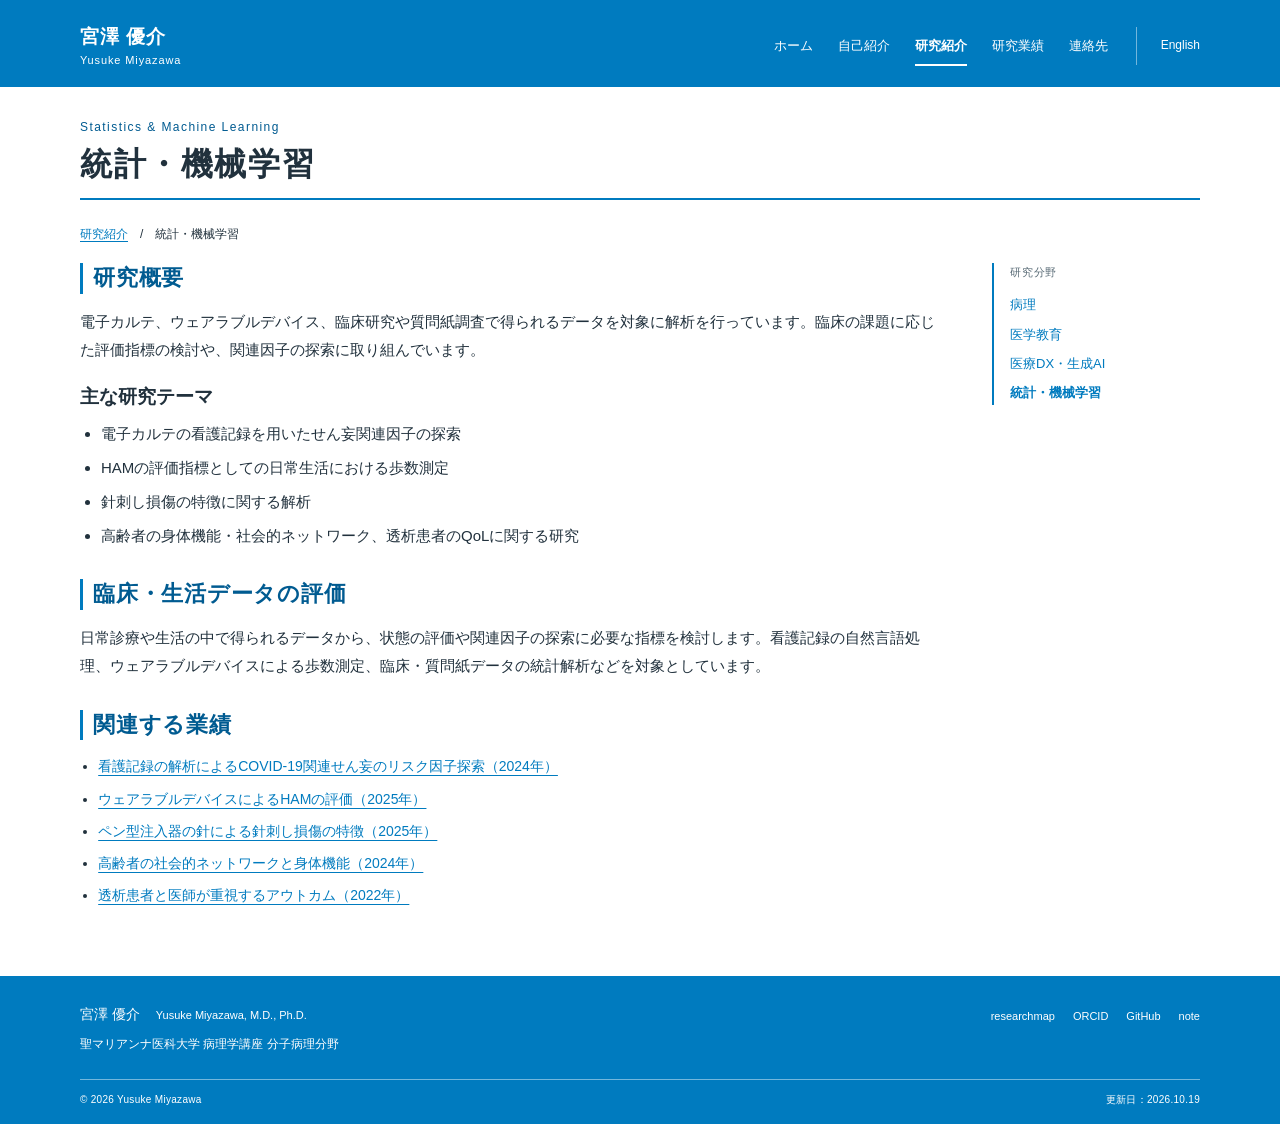
<file: research-data-science.html>
<!DOCTYPE html>
<html lang="ja"><head><meta charset="utf-8"><meta name="viewport" content="width=device-width, initial-scale=1"><title>統計・機械学習｜宮澤 優介</title><meta name="description" content="統計・機械学習に関する宮澤優介の研究紹介。電子カルテ、ウェアラブルデバイス、臨床・調査データの解析。"><meta name="color-scheme" content="light"><link rel="canonical" href="https://miyazawa-yusuke-md.github.io/research-data-science.html"><link rel="icon" href="assets/favicon.svg" type="image/svg+xml"><link rel="stylesheet" href="assets/style.css"><link rel="stylesheet" href="assets/custom.css"><meta name="referrer" content="strict-origin-when-cross-origin"></head>
<body><a class="skip-link" href="#main">本文へ移動</a><header class="site-header"><div class="header-inner"><a class="site-name" href="index.html"><span>宮澤 優介</span><span class="site-name-en" lang="en">Yusuke Miyazawa</span></a><div class="header-nav"><nav aria-label="メインナビゲーション"><a href="index.html">ホーム</a><a href="profile.html">自己紹介</a><a aria-current="page" href="research.html">研究紹介</a><a href="publications.html">研究業績</a><a href="contact.html">連絡先</a></nav><span class="language-link"><a href="en.html">English</a></span></div></div></header>
<main class="site-main" id="main" tabindex="-1"><header class="page-heading"><p class="eyebrow">Statistics &amp; Machine Learning</p><h1>統計・機械学習</h1></header><nav aria-label="パンくずリスト" class="breadcrumbs"><a href="research.html">研究紹介</a><span aria-hidden="true">/</span><span>統計・機械学習</span></nav><div class="page-layout"><div class="page-content"><section aria-labelledby="overview"><h2 id="overview">研究概要</h2><p>電子カルテ、ウェアラブルデバイス、臨床研究や質問紙調査で得られるデータを対象に解析を行っています。臨床の課題に応じた評価指標の検討や、関連因子の探索に取り組んでいます。</p><h3>主な研究テーマ</h3><ul class="topic-list"><li>電子カルテの看護記録を用いたせん妄関連因子の探索</li><li>HAMの評価指標としての日常生活における歩数測定</li><li>針刺し損傷の特徴に関する解析</li><li>高齢者の身体機能・社会的ネットワーク、透析患者のQoLに関する研究</li></ul></section>
<section class="research-topic"><h2>臨床・生活データの評価</h2><p>日常診療や生活の中で得られるデータから、状態の評価や関連因子の探索に必要な指標を検討します。看護記録の自然言語処理、ウェアラブルデバイスによる歩数測定、臨床・質問紙データの統計解析などを対象としています。</p></section>
<section aria-labelledby="related"><h2 id="related">関連する業績</h2><ul class="related-list"><li><a href="publications.html#delirium-2024">看護記録の解析によるCOVID-19関連せん妄のリスク因子探索（2024年）</a></li><li><a href="publications.html#ham-wearable-2025">ウェアラブルデバイスによるHAMの評価（2025年）</a></li><li><a href="publications.html#needlestick-2025">ペン型注入器の針による針刺し損傷の特徴（2025年）</a></li><li><a href="publications.html#social-network-2024">高齢者の社会的ネットワークと身体機能（2024年）</a></li><li><a href="publications.html#dialysis-qol-2022">透析患者と医師が重視するアウトカム（2022年）</a></li></ul></section></div><aside class="page-nav"><p class="aside-label">研究分野</p><nav aria-label="研究分野の切り替え"><a href="research-pathology.html">病理</a><a href="research-education.html">医学教育</a><a href="research-medical-dx.html">医療DX・生成AI</a><a aria-current="page" href="research-data-science.html">統計・機械学習</a></nav></aside></div></main>
<footer class="site-footer"><div class="footer-inner"><div><p class="footer-name">宮澤 優介 <span lang="en">Yusuke Miyazawa, M.D., Ph.D.</span></p><p>聖マリアンナ医科大学 病理学講座 分子病理分野</p></div><div class="footer-links"><a href="https://researchmap.jp/miyazawa-yu">researchmap</a> <a href="https://orcid.org/0009-0006-2966-3360">ORCID</a> <a href="https://github.com/miyazawa-yusuke-md">GitHub</a> <a href="https://note.com/dr_sakura">note</a></div></div><div class="footer-bottom"><span>© 2026 Yusuke Miyazawa</span><span>更新日：2026.10.19</span></div></footer></body></html>
</file>
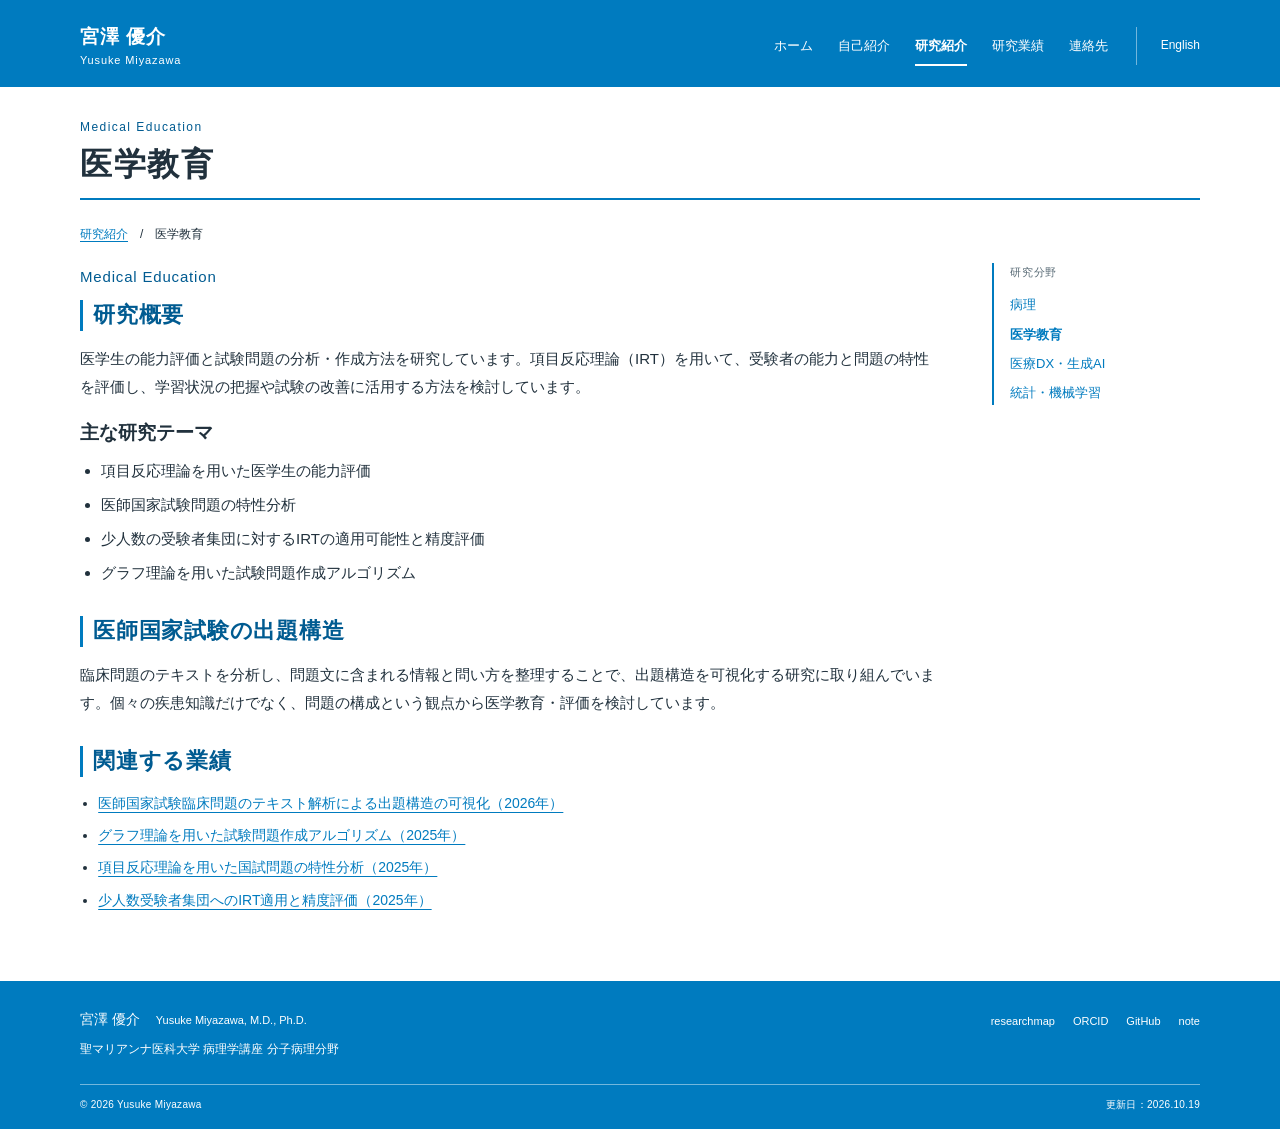
<file: research-education.html>
<!DOCTYPE html>
<html lang="ja"><head><meta charset="utf-8"><meta name="viewport" content="width=device-width, initial-scale=1"><title>医学教育｜宮澤 優介</title><meta name="description" content="医学教育に関する宮澤優介の研究紹介。項目反応理論による能力評価、試験問題の分析、病理診断の学習支援。"><meta name="color-scheme" content="light"><link rel="canonical" href="https://miyazawa-yusuke-md.github.io/research-education.html"><link rel="icon" href="assets/favicon.svg" type="image/svg+xml"><link rel="stylesheet" href="assets/style.css"><link rel="stylesheet" href="assets/custom.css"><meta name="referrer" content="strict-origin-when-cross-origin"></head>
<body><a class="skip-link" href="#main">本文へ移動</a><header class="site-header"><div class="header-inner"><a class="site-name" href="index.html"><span>宮澤 優介</span><span class="site-name-en" lang="en">Yusuke Miyazawa</span></a><div class="header-nav"><nav aria-label="メインナビゲーション"><a href="index.html">ホーム</a><a href="profile.html">自己紹介</a><a aria-current="page" href="research.html">研究紹介</a><a href="publications.html">研究業績</a><a href="contact.html">連絡先</a></nav><span class="language-link"><a href="en.html">English</a></span></div></div></header>
<main class="site-main" id="main" tabindex="-1"><header class="page-heading"><p class="eyebrow">Medical Education</p><h1>医学教育</h1></header><nav aria-label="パンくずリスト" class="breadcrumbs"><a href="research.html">研究紹介</a><span aria-hidden="true">/</span><span>医学教育</span></nav><div class="page-layout"><div class="page-content"><section aria-labelledby="overview"><p class="field-label" lang="en">Medical Education</p><h2 id="overview">研究概要</h2><p>医学生の能力評価と試験問題の分析・作成方法を研究しています。項目反応理論（IRT）を用いて、受験者の能力と問題の特性を評価し、学習状況の把握や試験の改善に活用する方法を検討しています。</p><h3>主な研究テーマ</h3><ul class="topic-list"><li>項目反応理論を用いた医学生の能力評価</li><li>医師国家試験問題の特性分析</li><li>少人数の受験者集団に対するIRTの適用可能性と精度評価</li><li>グラフ理論を用いた試験問題作成アルゴリズム</li></ul></section>
<section class="research-topic"><h2>医師国家試験の出題構造</h2><p>臨床問題のテキストを分析し、問題文に含まれる情報と問い方を整理することで、出題構造を可視化する研究に取り組んでいます。個々の疾患知識だけでなく、問題の構成という観点から医学教育・評価を検討しています。</p></section>
<section aria-labelledby="related"><h2 id="related">関連する業績</h2><ul class="related-list"><li><a href="publications.html#exam-structure-2026">医師国家試験臨床問題のテキスト解析による出題構造の可視化（2026年）</a></li><li><a href="publications.html#graph-exam-2025">グラフ理論を用いた試験問題作成アルゴリズム（2025年）</a></li><li><a href="publications.html#irt-national-2025">項目反応理論を用いた国試問題の特性分析（2025年）</a></li><li><a href="publications.html#irt-small-2025">少人数受験者集団へのIRT適用と精度評価（2025年）</a></li></ul></section></div><aside class="page-nav"><p class="aside-label">研究分野</p><nav aria-label="研究分野の切り替え"><a href="research-pathology.html">病理</a><a aria-current="page" href="research-education.html">医学教育</a><a href="research-medical-dx.html">医療DX・生成AI</a><a href="research-data-science.html">統計・機械学習</a></nav></aside></div></main>
<footer class="site-footer"><div class="footer-inner"><div><p class="footer-name">宮澤 優介 <span lang="en">Yusuke Miyazawa, M.D., Ph.D.</span></p><p>聖マリアンナ医科大学 病理学講座 分子病理分野</p></div><div class="footer-links"><a href="https://researchmap.jp/miyazawa-yu">researchmap</a> <a href="https://orcid.org/0009-0006-2966-3360">ORCID</a> <a href="https://github.com/miyazawa-yusuke-md">GitHub</a> <a href="https://note.com/dr_sakura">note</a></div></div><div class="footer-bottom"><span>© 2026 Yusuke Miyazawa</span><span>更新日：2026.10.19</span></div></footer></body></html>
</file>
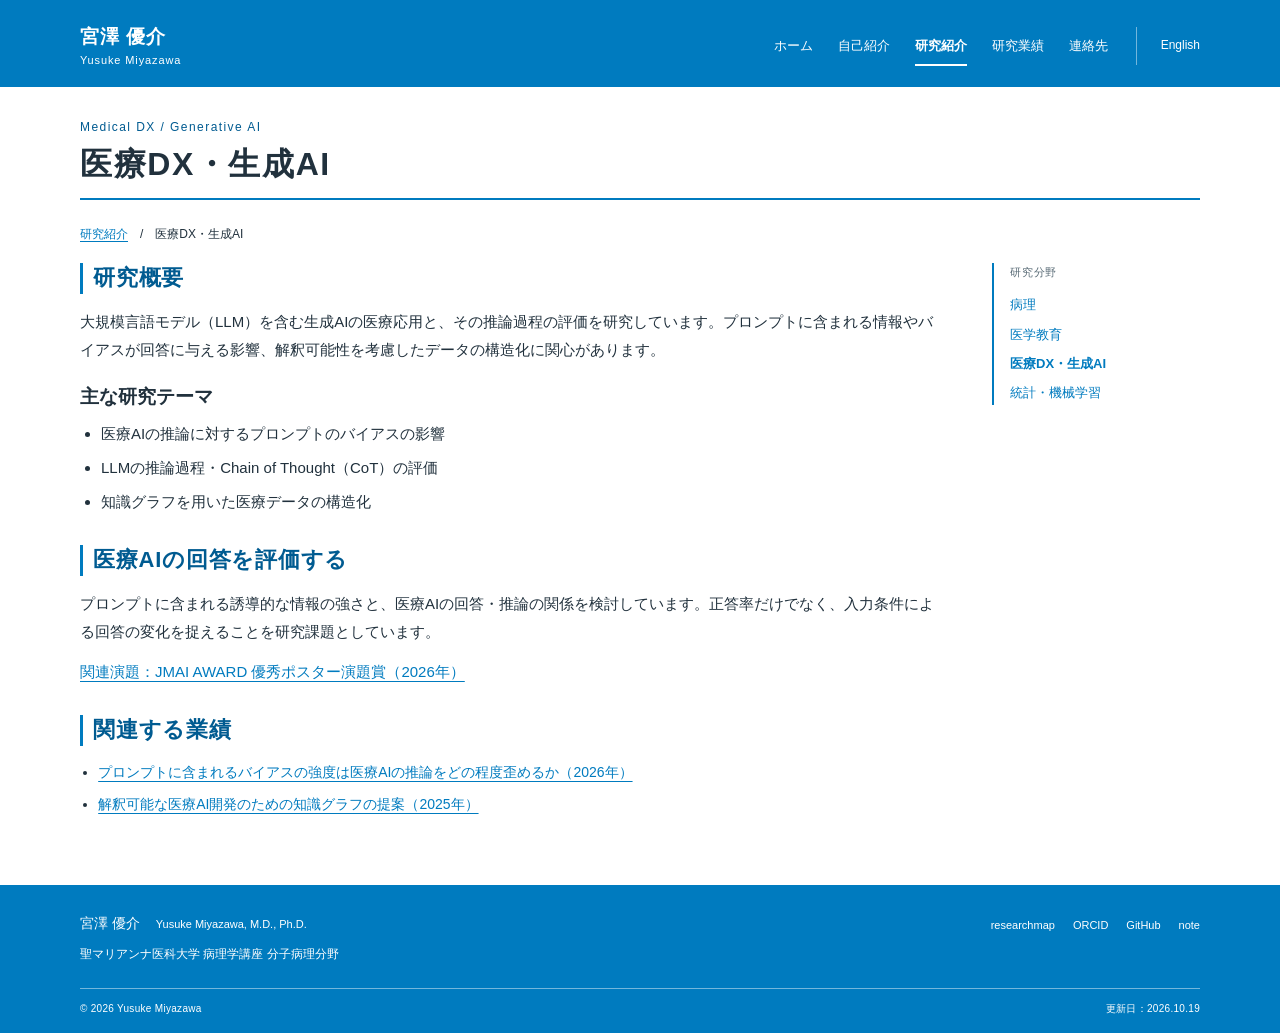
<file: research-medical-dx.html>
<!DOCTYPE html>
<html lang="ja"><head><meta charset="utf-8"><meta name="viewport" content="width=device-width, initial-scale=1"><title>医療DX・生成AI｜宮澤 優介</title><meta name="description" content="医療DX・生成AIに関する宮澤優介の研究紹介。大規模言語モデルの医療応用と、推論に影響するバイアスの評価。"><meta name="color-scheme" content="light"><link rel="canonical" href="https://miyazawa-yusuke-md.github.io/research-medical-dx.html"><link rel="icon" href="assets/favicon.svg" type="image/svg+xml"><link rel="stylesheet" href="assets/style.css"><link rel="stylesheet" href="assets/custom.css"><meta name="referrer" content="strict-origin-when-cross-origin"></head>
<body><a class="skip-link" href="#main">本文へ移動</a><header class="site-header"><div class="header-inner"><a class="site-name" href="index.html"><span>宮澤 優介</span><span class="site-name-en" lang="en">Yusuke Miyazawa</span></a><div class="header-nav"><nav aria-label="メインナビゲーション"><a href="index.html">ホーム</a><a href="profile.html">自己紹介</a><a aria-current="page" href="research.html">研究紹介</a><a href="publications.html">研究業績</a><a href="contact.html">連絡先</a></nav><span class="language-link"><a href="en.html">English</a></span></div></div></header>
<main class="site-main" id="main" tabindex="-1"><header class="page-heading"><p class="eyebrow">Medical DX / Generative AI</p><h1>医療DX・生成AI</h1></header><nav aria-label="パンくずリスト" class="breadcrumbs"><a href="research.html">研究紹介</a><span aria-hidden="true">/</span><span>医療DX・生成AI</span></nav><div class="page-layout"><div class="page-content"><section aria-labelledby="overview"><h2 id="overview">研究概要</h2><p>大規模言語モデル（LLM）を含む生成AIの医療応用と、その推論過程の評価を研究しています。プロンプトに含まれる情報やバイアスが回答に与える影響、解釈可能性を考慮したデータの構造化に関心があります。</p><h3>主な研究テーマ</h3><ul class="topic-list"><li>医療AIの推論に対するプロンプトのバイアスの影響</li><li>LLMの推論過程・Chain of Thought（CoT）の評価</li><li>知識グラフを用いた医療データの構造化</li></ul></section>
<section class="research-topic"><h2>医療AIの回答を評価する</h2><p>プロンプトに含まれる誘導的な情報の強さと、医療AIの回答・推論の関係を検討しています。正答率だけでなく、入力条件による回答の変化を捉えることを研究課題としています。</p><p><a href="publications.html#awards">関連演題：JMAI AWARD 優秀ポスター演題賞（2026年）</a></p></section>
<section aria-labelledby="related"><h2 id="related">関連する業績</h2><ul class="related-list"><li><a href="publications.html#llm-bias-2026">プロンプトに含まれるバイアスの強度は医療AIの推論をどの程度歪めるか（2026年）</a></li><li><a href="publications.html#knowledge-graph-2025">解釈可能な医療AI開発のための知識グラフの提案（2025年）</a></li></ul></section></div><aside class="page-nav"><p class="aside-label">研究分野</p><nav aria-label="研究分野の切り替え"><a href="research-pathology.html">病理</a><a href="research-education.html">医学教育</a><a aria-current="page" href="research-medical-dx.html">医療DX・生成AI</a><a href="research-data-science.html">統計・機械学習</a></nav></aside></div></main>
<footer class="site-footer"><div class="footer-inner"><div><p class="footer-name">宮澤 優介 <span lang="en">Yusuke Miyazawa, M.D., Ph.D.</span></p><p>聖マリアンナ医科大学 病理学講座 分子病理分野</p></div><div class="footer-links"><a href="https://researchmap.jp/miyazawa-yu">researchmap</a> <a href="https://orcid.org/0009-0006-2966-3360">ORCID</a> <a href="https://github.com/miyazawa-yusuke-md">GitHub</a> <a href="https://note.com/dr_sakura">note</a></div></div><div class="footer-bottom"><span>© 2026 Yusuke Miyazawa</span><span>更新日：2026.10.19</span></div></footer></body></html>
</file>
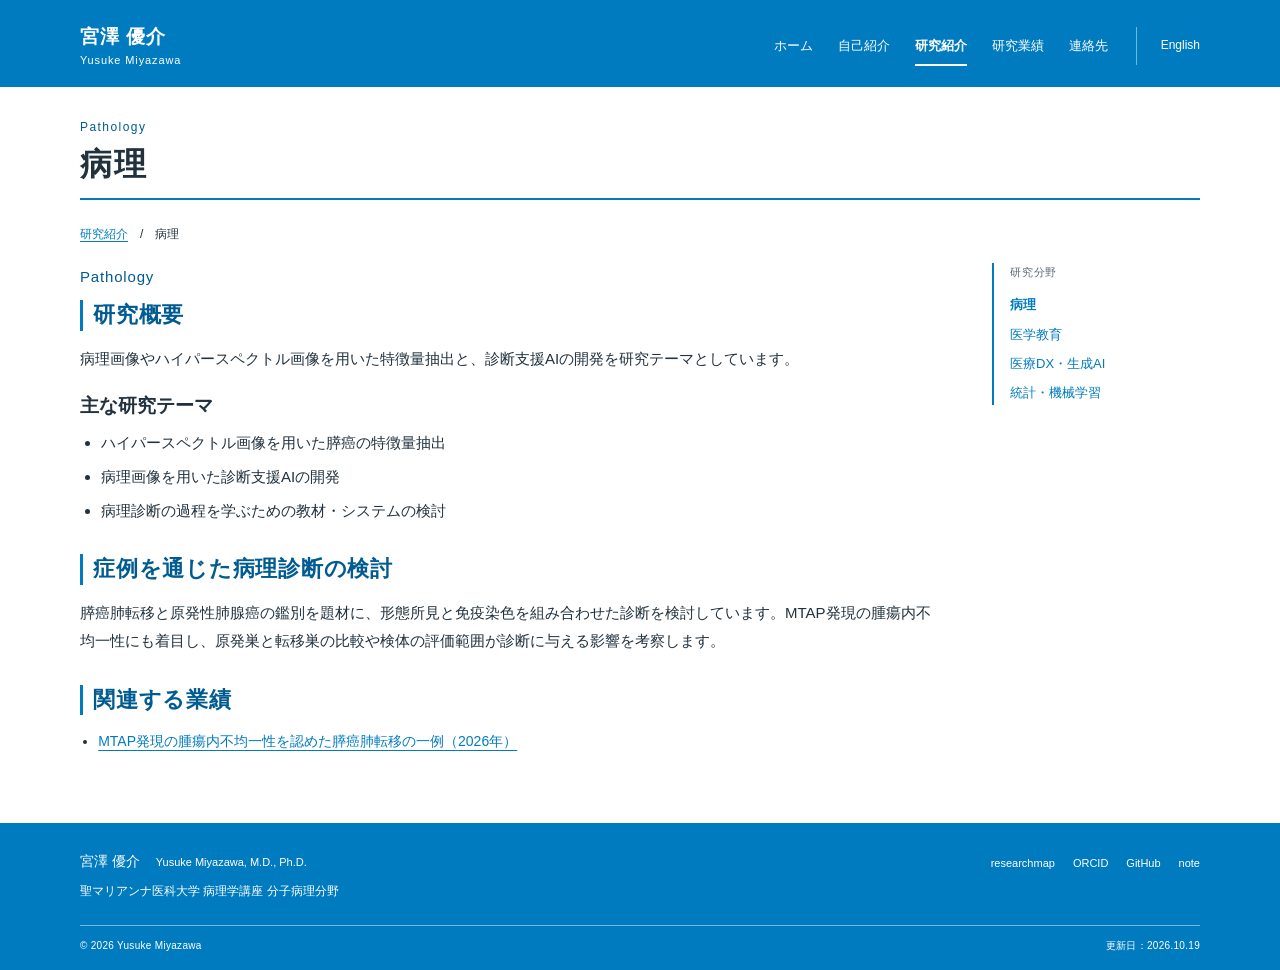
<file: research-pathology.html>
<!DOCTYPE html>
<html lang="ja"><head><meta charset="utf-8"><meta name="viewport" content="width=device-width, initial-scale=1"><title>病理｜宮澤 優介</title><meta name="description" content="病理に関する宮澤優介の研究紹介。病理画像・ハイパースペクトル画像の解析と診断支援AI。"><meta name="color-scheme" content="light"><link rel="canonical" href="https://miyazawa-yusuke-md.github.io/research-pathology.html"><link rel="icon" href="assets/favicon.svg" type="image/svg+xml"><link rel="stylesheet" href="assets/style.css"><link rel="stylesheet" href="assets/custom.css"><meta name="referrer" content="strict-origin-when-cross-origin"></head>
<body><a class="skip-link" href="#main">本文へ移動</a><header class="site-header"><div class="header-inner"><a class="site-name" href="index.html"><span>宮澤 優介</span><span class="site-name-en" lang="en">Yusuke Miyazawa</span></a><div class="header-nav"><nav aria-label="メインナビゲーション"><a href="index.html">ホーム</a><a href="profile.html">自己紹介</a><a aria-current="page" href="research.html">研究紹介</a><a href="publications.html">研究業績</a><a href="contact.html">連絡先</a></nav><span class="language-link"><a href="en.html">English</a></span></div></div></header>
<main class="site-main" id="main" tabindex="-1"><header class="page-heading"><p class="eyebrow">Pathology</p><h1>病理</h1></header><nav aria-label="パンくずリスト" class="breadcrumbs"><a href="research.html">研究紹介</a><span aria-hidden="true">/</span><span>病理</span></nav><div class="page-layout"><div class="page-content"><section aria-labelledby="overview"><p class="field-label" lang="en">Pathology</p><h2 id="overview">研究概要</h2><p>病理画像やハイパースペクトル画像を用いた特徴量抽出と、診断支援AIの開発を研究テーマとしています。</p><h3>主な研究テーマ</h3><ul class="topic-list"><li>ハイパースペクトル画像を用いた膵癌の特徴量抽出</li><li>病理画像を用いた診断支援AIの開発</li><li>病理診断の過程を学ぶための教材・システムの検討</li></ul></section>
<section class="research-topic"><h2>症例を通じた病理診断の検討</h2><p>膵癌肺転移と原発性肺腺癌の鑑別を題材に、形態所見と免疫染色を組み合わせた診断を検討しています。MTAP発現の腫瘍内不均一性にも着目し、原発巣と転移巣の比較や検体の評価範囲が診断に与える影響を考察します。</p></section>
<section aria-labelledby="related"><h2 id="related">関連する業績</h2><ul class="related-list"><li><a href="publications.html#pdac-mtap-2026">MTAP発現の腫瘍内不均一性を認めた膵癌肺転移の一例（2026年）</a></li></ul></section></div><aside class="page-nav"><p class="aside-label">研究分野</p><nav aria-label="研究分野の切り替え"><a aria-current="page" href="research-pathology.html">病理</a><a href="research-education.html">医学教育</a><a href="research-medical-dx.html">医療DX・生成AI</a><a href="research-data-science.html">統計・機械学習</a></nav></aside></div></main>
<footer class="site-footer"><div class="footer-inner"><div><p class="footer-name">宮澤 優介 <span lang="en">Yusuke Miyazawa, M.D., Ph.D.</span></p><p>聖マリアンナ医科大学 病理学講座 分子病理分野</p></div><div class="footer-links"><a href="https://researchmap.jp/miyazawa-yu">researchmap</a> <a href="https://orcid.org/0009-0006-2966-3360">ORCID</a> <a href="https://github.com/miyazawa-yusuke-md">GitHub</a> <a href="https://note.com/dr_sakura">note</a></div></div><div class="footer-bottom"><span>© 2026 Yusuke Miyazawa</span><span>更新日：2026.10.19</span></div></footer></body></html>
</file>
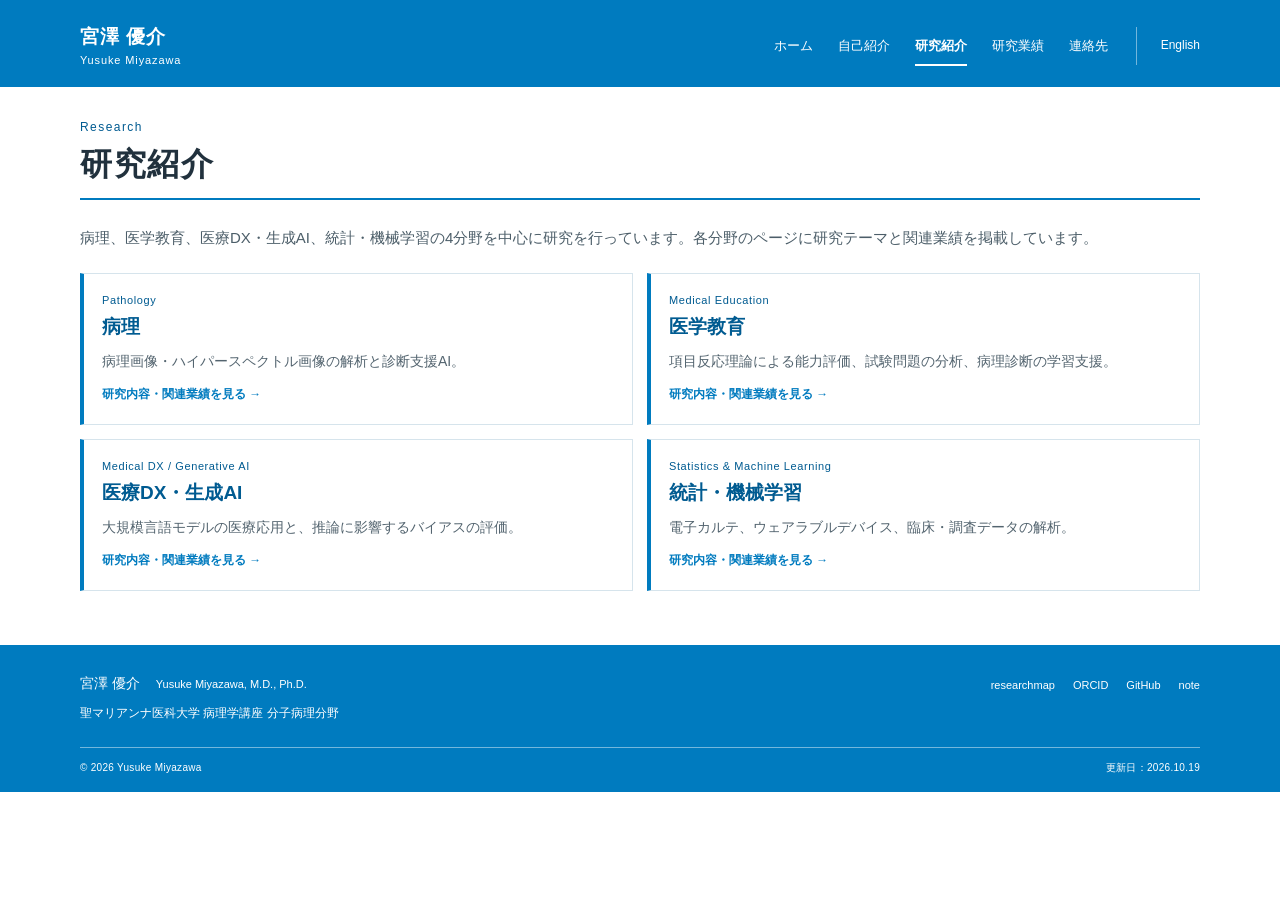
<file: research.html>
<!DOCTYPE html>
<html lang="ja"><head><meta charset="utf-8"><meta name="viewport" content="width=device-width, initial-scale=1"><title>研究紹介｜宮澤 優介</title><meta name="description" content="宮澤優介の病理・医学教育・医療DX・統計と機械学習に関する研究紹介。"><meta name="color-scheme" content="light"><link rel="canonical" href="https://miyazawa-yusuke-md.github.io/research.html"><link rel="icon" href="assets/favicon.svg" type="image/svg+xml"><link rel="stylesheet" href="assets/style.css"><link rel="stylesheet" href="assets/custom.css"><meta name="referrer" content="strict-origin-when-cross-origin"></head>
<body><a class="skip-link" href="#main">本文へ移動</a><header class="site-header"><div class="header-inner"><a class="site-name" href="index.html"><span>宮澤 優介</span><span class="site-name-en" lang="en">Yusuke Miyazawa</span></a><div class="header-nav"><nav aria-label="メインナビゲーション"><a href="index.html">ホーム</a><a href="profile.html">自己紹介</a><a aria-current="page" href="research.html">研究紹介</a><a href="publications.html">研究業績</a><a href="contact.html">連絡先</a></nav><span class="language-link"><a href="en.html">English</a></span></div></div></header>
<main class="site-main" id="main" tabindex="-1"><header class="page-heading"><p class="eyebrow">Research</p><h1>研究紹介</h1></header><p class="page-lead">病理、医学教育、医療DX・生成AI、統計・機械学習の4分野を中心に研究を行っています。各分野のページに研究テーマと関連業績を掲載しています。</p><div class="research-grid"><a class="research-item" href="research-pathology.html" id="pathology"><span class="field-label" lang="en">Pathology</span><h3>病理</h3><p>病理画像・ハイパースペクトル画像の解析と診断支援AI。</p><span class="card-more">研究内容・関連業績を見る →</span></a><a class="research-item" href="research-education.html" id="education"><span class="field-label" lang="en">Medical Education</span><h3>医学教育</h3><p>項目反応理論による能力評価、試験問題の分析、病理診断の学習支援。</p><span class="card-more">研究内容・関連業績を見る →</span></a><a class="research-item" href="research-medical-dx.html" id="medical-dx"><span class="field-label" lang="en">Medical DX / Generative AI</span><h3>医療DX・生成AI</h3><p>大規模言語モデルの医療応用と、推論に影響するバイアスの評価。</p><span class="card-more">研究内容・関連業績を見る →</span></a><a class="research-item" href="research-data-science.html" id="data-science"><span class="field-label" lang="en">Statistics &amp; Machine Learning</span><h3>統計・機械学習</h3><p>電子カルテ、ウェアラブルデバイス、臨床・調査データの解析。</p><span class="card-more">研究内容・関連業績を見る →</span></a></div></main>
<footer class="site-footer"><div class="footer-inner"><div><p class="footer-name">宮澤 優介 <span lang="en">Yusuke Miyazawa, M.D., Ph.D.</span></p><p>聖マリアンナ医科大学 病理学講座 分子病理分野</p></div><div class="footer-links"><a href="https://researchmap.jp/miyazawa-yu">researchmap</a> <a href="https://orcid.org/0009-0006-2966-3360">ORCID</a> <a href="https://github.com/miyazawa-yusuke-md">GitHub</a> <a href="https://note.com/dr_sakura">note</a></div></div><div class="footer-bottom"><span>© 2026 Yusuke Miyazawa</span><span>更新日：2026.10.19</span></div></footer></body></html>
</file>
<file: assets/style.css>
:root{--ink:#21313d;--muted:#61717c;--accent:#24566c;--line:#dce3e7;--paper:#fff;--wash:#f4f7f8;--soft:#ebf1f4;--width:1120px}
*{box-sizing:border-box}html{scroll-padding-top:32px}body{margin:0;background:var(--paper);color:var(--ink);font-family:-apple-system,BlinkMacSystemFont,"Segoe UI","Hiragino Kaku Gothic ProN","Hiragino Sans","Yu Gothic",Meiryo,sans-serif;font-size:16px;line-height:1.9;-webkit-font-smoothing:antialiased}a{color:var(--accent);text-decoration-thickness:1px;text-underline-offset:.25em}a:hover{color:#143c4d}a:focus-visible,summary:focus-visible,div[tabindex]:focus-visible{outline:3px solid #6797b1;outline-offset:5px;border-radius:2px}p{margin:0 0 1.15em}h1,h2,h3,h4{line-height:1.5;font-weight:650}h1{font-size:36px;letter-spacing:.05em;margin:0}h2{font-size:24px;letter-spacing:.035em;margin:0 0 24px}h3{font-size:19px;margin:28px 0 12px}h4{font-size:18px;margin:10px 0}address,cite{font-style:normal}strong{font-weight:650}::selection{background:#e2ecf0}.skip-link{position:fixed;top:-80px;left:16px;z-index:20;background:#fff;padding:10px 18px}.skip-link:focus{top:12px}.site-header{border-top:4px solid var(--ink);border-bottom:1px solid var(--line)}.header-inner{max-width:var(--width);min-height:104px;margin:auto;display:flex;align-items:center;justify-content:space-between;gap:30px}.site-name{text-decoration:none;display:flex;flex-direction:column;color:var(--ink);font-weight:650;font-size:19px;letter-spacing:.055em;line-height:1.6;white-space:nowrap}.site-name-en{font-size:11px;font-weight:450;letter-spacing:.08em;color:var(--muted)}.header-nav{display:flex;align-items:center;gap:28px}.header-nav nav{display:flex;gap:25px;align-items:center}.header-nav a{font-size:13px;text-decoration:none;white-space:nowrap;color:#435563;display:inline-block;padding:8px 0}.header-nav a:hover{color:var(--accent);text-decoration:underline}.header-nav a[aria-current=page]{color:var(--accent);box-shadow:inset 0 -2px var(--accent);font-weight:650}.language-link{padding-left:24px;border-left:1px solid var(--line)}.language-link a{font-size:12px}.site-main{max-width:var(--width);margin:auto;padding:52px 0 82px}.site-main:focus{outline:none}.profile-header{display:grid;grid-template-columns:minmax(0,1fr) 290px;gap:76px;padding:5px 0 50px;border-bottom:1px solid var(--line);align-items:start}.eyebrow{font-size:12px;letter-spacing:.12em;color:var(--muted);margin:0 0 18px}.profile-header h1{font-size:44px;letter-spacing:.09em}.name-en{font-size:17px;letter-spacing:.035em;color:var(--muted);margin:10px 0 25px}.affiliation{font-size:17px;line-height:1.9;margin-bottom:22px}.intro-text{max-width:650px;font-size:15px;line-height:2.05;color:#455660}.text-link{font-size:13px;font-weight:550;text-decoration:none;display:inline-flex;gap:18px;align-items:center}.text-link:hover{text-decoration:underline}.profile-summary{background:var(--wash);border-top:2px solid var(--accent);padding:25px 27px 20px;margin-top:8px}.profile-summary h2{font-size:14px;margin:0 0 18px;letter-spacing:.06em}.profile-summary dl{margin:0}.profile-summary dl>div{margin:0 0 18px}.profile-summary dt{font-size:11px;letter-spacing:.04em;color:var(--muted);margin-bottom:4px}.profile-summary dd{font-size:13px;line-height:1.9;margin:0}.inline-links{display:flex;flex-wrap:wrap;gap:8px 20px}.summary-contact{border-top:1px solid var(--line);padding-top:13px;margin-top:2px;display:flex;justify-content:space-between;text-decoration:none;font-size:13px}.home-section{margin:43px 0 0}.section-heading{display:flex;align-items:center;justify-content:space-between;gap:15px;margin-bottom:24px}.section-heading h2{margin:0;font-size:23px}.section-heading>a{font-size:12px;text-decoration:none;white-space:nowrap}.research-grid{display:grid;grid-template-columns:1fr 1fr;column-gap:42px}.research-item{display:block;position:relative;padding:24px 8px 25px 0;border-top:1px solid var(--line);color:var(--ink);text-decoration:none}.research-item:hover{color:var(--ink)}.research-item:hover h3{text-decoration:underline;text-underline-offset:.2em;color:var(--accent)}.research-item h3{font-size:19px;margin:5px 0 10px}.research-item p{font-size:14px;margin:0;line-height:1.95;color:#53646f}.field-label{font-size:11px;letter-spacing:.055em;color:var(--muted);display:block;margin-bottom:9px;line-height:1.5}.publication{padding:23px 0;border-top:1px solid var(--line)}.publication h3,.publication h4{font-size:17px;line-height:1.7;letter-spacing:0;margin:0 0 12px;overflow-wrap:anywhere}.publication h3 a{color:var(--ink);text-decoration:none}.publication h3 a:hover{text-decoration:underline;color:var(--accent)}.publication p{margin:0 0 7px}.publication p:last-child{margin:0}.authors{font-size:13px;line-height:1.9;color:#56656f;overflow-wrap:anywhere}.publication-meta{font-size:13px;color:var(--muted);line-height:1.8}.doi{font-size:12px;overflow-wrap:anywhere}.doi a{text-decoration:none}.doi a:hover{text-decoration:underline}.compact{padding:22px 0}.compact h3{font-size:16px;margin-bottom:8px}.compact .publication-meta{display:inline;margin-right:18px}.compact .doi{display:inline}.news-list{margin:0;border-top:1px solid var(--line)}.news-list>div{display:grid;grid-template-columns:120px minmax(0,1fr);gap:20px;padding:15px 0;border-bottom:1px solid var(--line)}.news-list dt{font-size:12px;font-variant-numeric:tabular-nums;color:var(--muted)}.news-list dd{font-size:14px;margin:0}.page-heading{border-bottom:1px solid var(--line);padding:0 0 32px;margin-bottom:42px}.page-heading .eyebrow{margin-bottom:8px}.page-layout{display:grid;grid-template-columns:minmax(0,790px) 230px;gap:100px;align-items:start}.page-content{min-width:0}.page-content>section+section{margin-top:48px}.page-content>section>h2{padding-top:2px}.page-content>section>.field-label+h2{margin-top:0}.page-content>section>p{font-size:15px;line-height:2.05}.page-lead{font-size:15px;line-height:2;margin-bottom:38px;color:#4c5e69}.page-nav{position:sticky;top:32px;border-left:1px solid var(--line);padding-left:23px;font-size:13px}.aside-label{font-size:11px;letter-spacing:.07em;color:var(--muted);margin-bottom:14px}.page-nav nav{display:grid;gap:11px}.page-nav a{text-decoration:none}.page-nav a:hover{text-decoration:underline}.aside-links{margin-top:30px;display:flex;flex-wrap:wrap;gap:8px 16px;font-size:12px}.aside-links .aside-label{flex:0 0 100%;margin:0 0 3px}.timeline{margin:0;border-top:1px solid var(--line)}.timeline>div{display:grid;grid-template-columns:130px minmax(0,1fr);gap:22px;padding:16px 0;border-bottom:1px solid var(--line);font-size:14px}.timeline dt{font-size:13px;color:var(--muted);font-variant-numeric:tabular-nums}.timeline dd{margin:0}.detail-block{border:1px solid var(--line);margin:25px 0;border-radius:3px}.detail-block summary{font-size:14px;font-weight:550;cursor:pointer;padding:17px 20px;background:var(--wash)}.detail-block[open] summary{border-bottom:1px solid var(--line)}.detail-block .table-wrap{padding:0 20px}.detail-block>p{padding:0 20px 10px;margin:12px 0 5px}.table-wrap{overflow:auto;max-width:100%}table{width:100%;border-collapse:collapse;font-size:12px;line-height:1.9;white-space:nowrap}caption{text-align:left;padding:18px 0 12px;font-size:12px;color:var(--muted)}th,td{padding:10px 10px;border-bottom:1px solid var(--line);text-align:right}th:first-child{text-align:left}thead th{font-weight:550;color:var(--muted)}tfoot{background:var(--wash);font-weight:650}.small{font-size:12px}.muted{color:var(--muted)}.topic-list{padding-left:1.4em;margin:0 0 24px;font-size:15px}.topic-list li{margin-bottom:9px}.related-work{border-left:2px solid var(--line);padding:4px 0 3px 20px;margin-top:27px}.related-work .aside-label{margin:0 0 10px}.related-work p:not(.aside-label){font-size:13px;line-height:1.9;margin-bottom:8px}.related-work p:last-child{margin-bottom:0}.related-work a{text-decoration:none}.related-work a:hover{text-decoration:underline}.year-heading{font-size:17px;color:var(--accent);margin:26px 0 9px}.presentation-date{font-size:12px;color:var(--muted);display:flex;gap:15px;align-items:baseline;flex-wrap:wrap}.format-label{font-size:11px;color:#486371;background:var(--soft);border-radius:2px;padding:1px 7px}.presentation h4{margin-top:10px}.role-note{font-size:12px;color:var(--muted);margin-top:10px!important}.contact-list,.link-list{margin:0;border-top:1px solid var(--line)}.contact-list>div,.link-list>div{padding:20px 0;border-bottom:1px solid var(--line)}.contact-list dt,.link-list dt{font-size:12px;color:var(--muted);margin-bottom:5px}.contact-list dd,.link-list dd{margin:0;font-size:15px;overflow-wrap:anywhere}.contact-list+p{margin-top:14px}.english-address{border-left:2px solid var(--line);padding-left:21px;margin:27px 0 0;color:var(--muted);font-size:14px}.english-address p{line-height:1.9}.link-list>div{display:grid;grid-template-columns:115px minmax(0,1fr);gap:20px}.link-list dt{margin:0}.link-list dd{font-size:14px}.source-note{font-size:11px;color:var(--muted);margin:42px 0 0;padding-top:20px;border-top:1px solid var(--line)}.source-note a{color:var(--muted)}.single-layout>.page-content>section:not(.home-section):not(.profile-header){max-width:850px}.site-footer{background:var(--wash);border-top:1px solid var(--line);font-size:12px;color:var(--muted)}.footer-inner{max-width:var(--width);margin:auto;padding:34px 0 23px;display:flex;justify-content:space-between;gap:30px}.footer-inner p{margin:0 0 7px}.footer-name{font-size:14px;color:var(--ink)}.footer-name span{font-size:11px;margin-left:12px;color:var(--muted)}.footer-links{display:flex;align-items:flex-start;flex-wrap:wrap;gap:18px;padding-top:5px;font-size:11px}.footer-links a{text-decoration:none}.footer-links a:hover{text-decoration:underline}.footer-bottom{max-width:var(--width);margin:auto;border-top:1px solid var(--line);display:flex;justify-content:space-between;padding:15px 0 21px;font-size:10px;letter-spacing:.03em}
@media(max-width:1200px){.header-inner,.site-main,.footer-inner,.footer-bottom{margin-left:40px;margin-right:40px}.page-layout{gap:55px;grid-template-columns:minmax(0,1fr) 210px}.profile-header{gap:45px;grid-template-columns:minmax(0,1fr) 275px}.header-nav nav{gap:18px}.header-nav{gap:20px}}
@media(max-width:900px){.header-inner{padding-top:23px;padding-bottom:14px;align-items:flex-start;flex-direction:column;gap:16px;min-height:0}.header-nav{width:100%;justify-content:space-between}.header-nav nav{gap:23px}.header-nav a{font-size:12px}.site-name{flex-direction:row;gap:15px;align-items:baseline}.site-name-en{font-size:11px}.profile-header{grid-template-columns:minmax(0,1fr) 245px;gap:30px}.profile-header h1{font-size:38px}.profile-summary{padding:21px}.page-layout{grid-template-columns:minmax(0,1fr);gap:0}.page-nav{display:none}.footer-inner{flex-direction:column;gap:12px}.footer-links{padding:0}.site-main{padding-top:40px}.research-grid{column-gap:27px}}
@media(max-width:640px){body{font-size:15px}.header-inner,.site-main,.footer-inner,.footer-bottom{margin-left:22px;margin-right:22px}.site-name{font-size:17px;gap:11px}.site-name-en{font-size:10px}.header-inner{padding:18px 0 9px;gap:12px}.header-nav{gap:12px;align-items:flex-start}.header-nav nav{gap:3px 16px;flex-wrap:wrap;max-width:calc(100% - 70px)}.header-nav a{font-size:12px;padding:6px 0}.language-link{padding-left:12px;margin-top:0}.language-link a{font-size:11px}.site-main{padding:33px 0 54px}.profile-header{grid-template-columns:minmax(0,1fr);gap:26px;padding:0 0 32px}.profile-header h1{font-size:35px}.profile-header .eyebrow{margin-bottom:12px}.name-en{font-size:14px;margin:7px 0 21px}.affiliation{font-size:15px;margin-bottom:17px}.intro-text{font-size:14px}.text-link{font-size:12px}.profile-summary{margin:0;padding:20px 22px 17px}.profile-summary h2{margin-bottom:14px}.profile-summary dl{display:grid;grid-template-columns:1fr 1fr;gap:9px 20px}.profile-summary dl>div{margin:0 0 7px}.profile-summary dl>div:last-child{grid-column:1/-1}.profile-summary dd{font-size:12px}.summary-contact{margin-top:6px}.home-section{margin-top:31px}.section-heading{margin-bottom:19px}.section-heading h2{font-size:20px}.section-heading>a{font-size:11px}.research-grid{grid-template-columns:1fr}.research-item{padding:19px 0}.research-item h3{font-size:18px}.research-item p{font-size:13px}.field-label{font-size:10px}.publication{padding:21px 0}.publication h3,.publication h4{font-size:15px}.compact h3{font-size:15px}.compact .publication-meta{display:block;margin:0 0 5px}.compact .doi{display:block}.authors,.publication-meta{font-size:12px}.doi{font-size:11px}.news-list>div{grid-template-columns:1fr;gap:4px;padding:13px 0}.news-list dt{font-size:11px}.news-list dd{font-size:13px}.page-heading{padding-bottom:23px;margin-bottom:30px}.page-heading h1{font-size:28px}.page-heading .eyebrow{font-size:11px}.page-lead{font-size:14px;line-height:1.95}.page-content>section+section{margin-top:36px}.page-content>section>h2{font-size:21px;margin-bottom:18px}.page-content>section>h3{font-size:16px}.page-content>section>p,.topic-list{font-size:14px}.timeline>div{grid-template-columns:1fr;gap:5px;padding:14px 0}.timeline dt{font-size:12px}.timeline dd{font-size:14px}.related-work{padding-left:15px}.related-work p:not(.aside-label){font-size:12px}.detail-block summary{font-size:13px;padding:14px 15px}.detail-block .table-wrap{padding:0 12px}.detail-block>p{padding-left:15px;padding-right:15px}.link-list>div{grid-template-columns:1fr;gap:4px}.contact-list dd{font-size:13px}.link-list dd{font-size:13px}.footer-inner{padding-top:26px;gap:13px}.footer-name span{display:block;margin:4px 0 0}.footer-inner>div>p:not(.footer-name){font-size:10px}.footer-links{gap:20px}.footer-bottom{padding-top:13px;font-size:9px}.source-note{font-size:10px;line-height:1.9}.english-address{font-size:12px}}
@media(prefers-reduced-motion:reduce){html{scroll-behavior:auto}}
@media print{.site-header,.site-footer,.page-nav,.skip-link,.source-note{display:none}.site-main{padding:0;margin:0;max-width:none}.page-layout{display:block}.profile-header{gap:30px}.publication,.timeline>div{break-inside:avoid}body{font-size:11pt;color:#000}a{color:#000}.page-heading{margin-bottom:25px}details:not([open]){display:none}}
</file>
<file: assets/custom.css>
/* Original Google Sites accent: #007BBF. Main content surfaces stay pure white; header and footer use the theme blue. */
:root{--accent:#007bbf;--ink:#21313d;--muted:#596b76;--line:#d6e4ec;--paper:#fff;--wash:#fff;--soft:#fff;--accent-dark:#005b91}
body,.site-header,.site-main,.profile-summary,.site-footer,summary,tfoot{background:#fff}
a:hover{color:var(--accent-dark)}.site-header{border-top:6px solid var(--accent)}.site-name{color:var(--accent-dark)}
.profile-header{border-bottom:2px solid var(--accent)}.profile-header .eyebrow,.page-heading .eyebrow,.field-label{color:var(--accent-dark)}
.profile-summary{border:1px solid var(--line);border-top:4px solid var(--accent)}.profile-summary h2{color:var(--accent-dark)}
.page-heading{border-bottom:3px solid var(--accent)}h2,.section-heading h2{color:var(--accent-dark)}
.research-grid{gap:20px}.research-item{border:1px solid var(--line);border-left:4px solid var(--accent);padding:24px;background:#fff}.research-item:hover{border-color:var(--accent)}.research-item h3{color:var(--accent-dark)}
.research-item .card-more{display:block;margin-top:16px;font-size:12px;color:var(--accent);font-weight:600}
.site-footer{border-top:2px solid var(--accent)}.page-nav{border-left:2px solid var(--accent)}
.format-label{color:var(--accent-dark);border:1px solid #b8d4e5;padding:1px 7px}.year-heading{color:var(--accent-dark)}
.work-summary{font-size:14px;line-height:2;color:#455660;margin:17px 0 0!important;border-left:3px solid #b8d4e5;padding-left:16px}.work-summary strong{display:block;color:var(--accent-dark);font-size:12px;margin-bottom:4px}
.award-card{border:1px solid var(--line);border-left:4px solid #a17b21;padding:24px;margin:20px 0 32px;background:#fff}.award-card h3{margin:5px 0 10px;color:#745719;font-size:19px}.award-kicker,.award-badge{color:#745719;font-size:12px;font-weight:600}.award-badge{display:inline-block;border:1px solid #cbb681;padding:2px 9px;margin:12px 0 0}.award-card p:last-child{margin-bottom:0}
.breadcrumbs{font-size:12px;display:flex;flex-wrap:wrap;gap:12px;margin-bottom:26px}.research-topic{margin:0 0 30px}.research-topic h3{font-size:19px;color:var(--accent-dark)}.research-topic p{font-size:15px;line-height:2}.related-list{padding-left:1.3em;font-size:14px;line-height:1.9}.related-list li{margin-bottom:14px}
.contact-layout{max-width:none}.contact-form-section{max-width:780px;min-width:0}
.form-help{font-size:12px;color:var(--muted);line-height:1.9}
.google-form-fallback{margin:18px 0;font-size:14px;line-height:1.9}
.google-form-embed{width:100%;min-width:0;margin:20px 0 0}
/* The cross-origin form keeps Google's design. Do not disable iframe scrolling. */
.google-form-frame{display:block;width:100%;height:820px;border:0;background:#fff}
.location-grid{display:grid;grid-template-columns:minmax(0,.85fr) minmax(0,1.15fr);gap:36px;align-items:start}.location-grid address{font-size:14px}.map-panel{min-width:0}.map-panel iframe{display:block;width:100%;height:350px;border:1px solid var(--line);border-radius:3px;background:#fff}.map-caption{font-size:12px;margin:9px 0 0}.contact-layout>section+section{margin-top:52px}.contact-layout .link-list{max-width:780px}[hidden]{display:none!important}
.page-nav a[aria-current="page"]{font-weight:650}.format-label{background:#fff}
@media(max-width:640px){.research-grid{gap:14px}.research-item{padding:20px}.location-grid{grid-template-columns:1fr;gap:24px}.work-summary{font-size:13px;padding-left:12px}.award-card{padding:19px}.award-card h3{font-size:17px}.map-panel iframe{height:300px}.research-topic p{font-size:14px}.breadcrumbs{font-size:11px}.contact-layout>section+section{margin-top:36px}.timeline>div{grid-template-columns:105px minmax(0,1fr)}.google-form-frame{height:920px}}
@media print{.contact-form-section,.map-panel{display:none}.award-card{break-inside:avoid}.research-item{border-color:#999}}

/* Compact reading rhythm — 2026-10-19.
   Keep text sizes legible; reduce spacing between related elements instead.
   Main content and card surfaces remain #FFFFFF. */
:root { --section-space: 30px; }
body { line-height: 1.8; }
p { margin-bottom: .8em; }
h1, h2, h3, h4 { line-height: 1.4; }
h2 { font-size: 22px; margin-bottom: 14px; }
h3 { margin: 20px 0 10px; }
.header-inner { min-height: 80px; }
.site-main { padding-top: 30px; padding-bottom: 54px; }
.page-heading { padding-bottom: 12px; margin-bottom: 24px; border-bottom-width: 2px; }
.page-heading h1 { font-size: 32px; line-height: 1.35; }
.page-heading .eyebrow { margin-bottom: 4px; }
.page-lead { line-height: 1.8; margin-bottom: 22px; }
.page-layout { grid-template-columns: minmax(0,1fr) 208px; gap: 56px; }
.page-content > section + section { margin-top: var(--section-space); }
.page-content > section > h2 { padding: 0 0 0 10px; border-left: 3px solid var(--accent); margin-bottom: 14px; }
.page-content > section > p { line-height: 1.85; }
.page-content > section > p.researcher-id { font-size: 13px; line-height: 1.7; margin: 8px 0 16px; }
.researcher-id a { font-variant-numeric: tabular-nums; overflow-wrap: anywhere; }
.id-label { color: var(--muted); font-size: 12px; }
.page-nav { padding-left: 16px; top: 24px; }
.aside-label { margin-bottom: 10px; }
.page-nav nav { gap: 6px; }
.aside-links { margin-top: 22px; gap: 6px 14px; }
/* Titles, authors and venue form one group; each entry has a clear separator. */
.year-heading { margin: 22px 0 0; padding: 4px 0 8px; font-size: 17px; }
.publication { padding: 16px 0; }
.publication h3, .publication h4 { line-height: 1.55; margin-bottom: 8px; font-weight: 650; }
.publication p { margin-bottom: 4px; }
.authors, .publication-meta { line-height: 1.7; }
.presentation-date { gap: 10px; }
.presentation h4 { margin-top: 7px; }
.role-note { margin-top: 6px !important; line-height: 1.7; }
.work-summary { margin-top: 10px !important; line-height: 1.8; border-left-width: 2px; padding-left: 12px; }
.work-summary strong { display: inline; margin: 0 8px 0 0; }
.compact { padding: 14px 0; }
.award-card { padding: 16px 20px; margin: 10px 0 0; border-radius: 0 4px 4px 0; box-shadow: 0 2px 8px rgba(33,49,61,.04); }
.award-card p { margin: 0 0 8px; line-height: 1.7; }
.award-card .award-kicker { margin-bottom: 6px; }
.award-card > p:nth-child(2) { font-size: 14px; }
.award-card h3 { font-size: 20px; margin: 4px 0 10px; }
.award-card .authors { margin-top: 10px; }
.award-card .role-note { margin-bottom: 0; }
.award-badge { margin-top: 8px; }
/* Home, profile and research pages use the same spacing scale. */
.profile-header { padding-bottom: 28px; gap: 40px; }
.profile-header .eyebrow { margin-bottom: 8px; }
.name-en { margin: 6px 0 16px; }
.affiliation { margin-bottom: 14px; line-height: 1.8; }
.intro-text { line-height: 1.85; }
.profile-summary { padding: 18px 20px 16px; margin-top: 4px; }
.profile-summary h2 { margin-bottom: 12px; }
.profile-summary dl > div { margin-bottom: 12px; }
.profile-summary dd { line-height: 1.75; }
.inline-links { gap: 6px 14px; }
.home-section { margin-top: 30px; }
.section-heading { margin-bottom: 14px; }
.section-heading h2 { font-size: 22px; }
.research-grid { gap: 14px; }
.research-item { padding: 18px; }
.research-item .field-label { margin-bottom: 6px; }
.research-item h3 { margin: 4px 0 8px; }
.research-item p { line-height: 1.8; }
.research-item .card-more { margin-top: 10px; }
.breadcrumbs { margin-bottom: 18px; }
.research-topic { margin-bottom: 22px; }
.research-topic p { line-height: 1.85; }
.topic-list { margin-bottom: 18px; }
.topic-list li, .related-list li { margin-bottom: 7px; }
.related-list { margin-top: 0; line-height: 1.8; }
.related-list { margin-top: 0; line-height: 1.8; }
.timeline > div { padding: 12px 0; gap: 18px; }
.news-list > div { padding: 11px 0; }
.detail-block { margin: 18px 0; }
.detail-block summary { padding: 12px 16px; }
.contact-layout > section + section { margin-top: 34px; }
.contact-list > div, .link-list > div { padding: 13px 0; }
.english-address { margin-top: 18px; padding-left: 16px; }
.google-form-fallback { margin: 12px 0; }
.google-form-embed { margin-top: 14px; }
.footer-inner { padding-top: 24px; padding-bottom: 16px; }
.footer-bottom { padding: 11px 0 15px; }
@media (max-width: 1200px) {
  .page-layout { gap: 36px; grid-template-columns: minmax(0,1fr) 200px; }
}
@media (max-width: 900px) {
  .header-inner { min-height: 0; padding-top: 16px; padding-bottom: 10px; gap: 10px; }
  .page-layout { grid-template-columns: minmax(0,1fr); gap: 0; }
  .profile-header { gap: 28px; }
}
@media (max-width: 640px) {
  :root { --section-space: 26px; }
  .site-main { padding-top: 22px; padding-bottom: 40px; }
  .header-inner { padding: 14px 0 8px; gap: 8px; }
  .page-heading { padding-bottom: 10px; margin-bottom: 20px; }
  .page-heading h1 { font-size: 27px; }
  .page-lead { line-height: 1.8; margin-bottom: 18px; }
  .page-content > section > h2 { font-size: 21px; margin-bottom: 12px; }
  .publication { padding: 14px 0; }
  .publication h3, .publication h4 { line-height: 1.6; }
  .work-summary { padding-left: 10px; }
  .award-card { padding: 14px 16px; margin-top: 8px; }
  .award-card h3 { font-size: 18px; }
  .award-card > p:nth-child(2) { font-size: 13px; }
  .profile-header { gap: 22px; padding-bottom: 24px; }
  .profile-summary { padding: 16px 18px; }
  .profile-summary dl > div { margin-bottom: 6px; }
  .home-section { margin-top: 26px; }
  .section-heading { margin-bottom: 12px; }
  .section-heading h2 { font-size: 20px; }
  .research-grid { gap: 12px; }
  .research-item { padding: 16px; }
  .timeline > div { gap: 12px; }
  .contact-layout > section + section { margin-top: 28px; }
  .link-list > div { gap: 4px; }
}
@media print {
  .site-main { padding: 0; }
  .page-layout { display: block; }
  .award-card { box-shadow: none; }
}

/* Theme-filled site header and footer — Issue #1, 2026-10-19.
   Preserve the compact layout and white main content area. */
.site-header,
.site-footer {
  background: var(--accent);
  color: #fff;
}
.site-header {
  border-top-color: var(--accent);
  border-bottom-color: var(--accent);
}
.site-footer { border-top-color: var(--accent); }
.site-header .site-name,
.site-header .site-name-en,
.site-header .header-nav a,
.site-footer .footer-name,
.site-footer .footer-name span,
.site-footer .footer-inner p,
.site-footer .footer-links a,
.site-footer .footer-bottom {
  color: #fff;
}
.site-header .header-nav a[aria-current="page"] {
  color: #fff;
  box-shadow: inset 0 -2px #fff;
}
.site-header a:hover,
.site-header a:visited,
.site-header a:focus-visible,
.site-footer a:hover,
.site-footer a:visited,
.site-footer a:focus-visible {
  color: #fff;
}
.site-header a:hover,
.site-footer a:hover {
  text-decoration: underline;
  text-decoration-color: #fff;
  text-underline-offset: .3em;
}
.site-header a:focus-visible,
.site-footer a:focus-visible {
  outline: 2px solid #fff;
  outline-offset: 4px;
  border-radius: 2px;
}
.site-header .language-link,
.site-footer .footer-bottom {
  border-color: rgba(255,255,255,.45);
}
</file>
